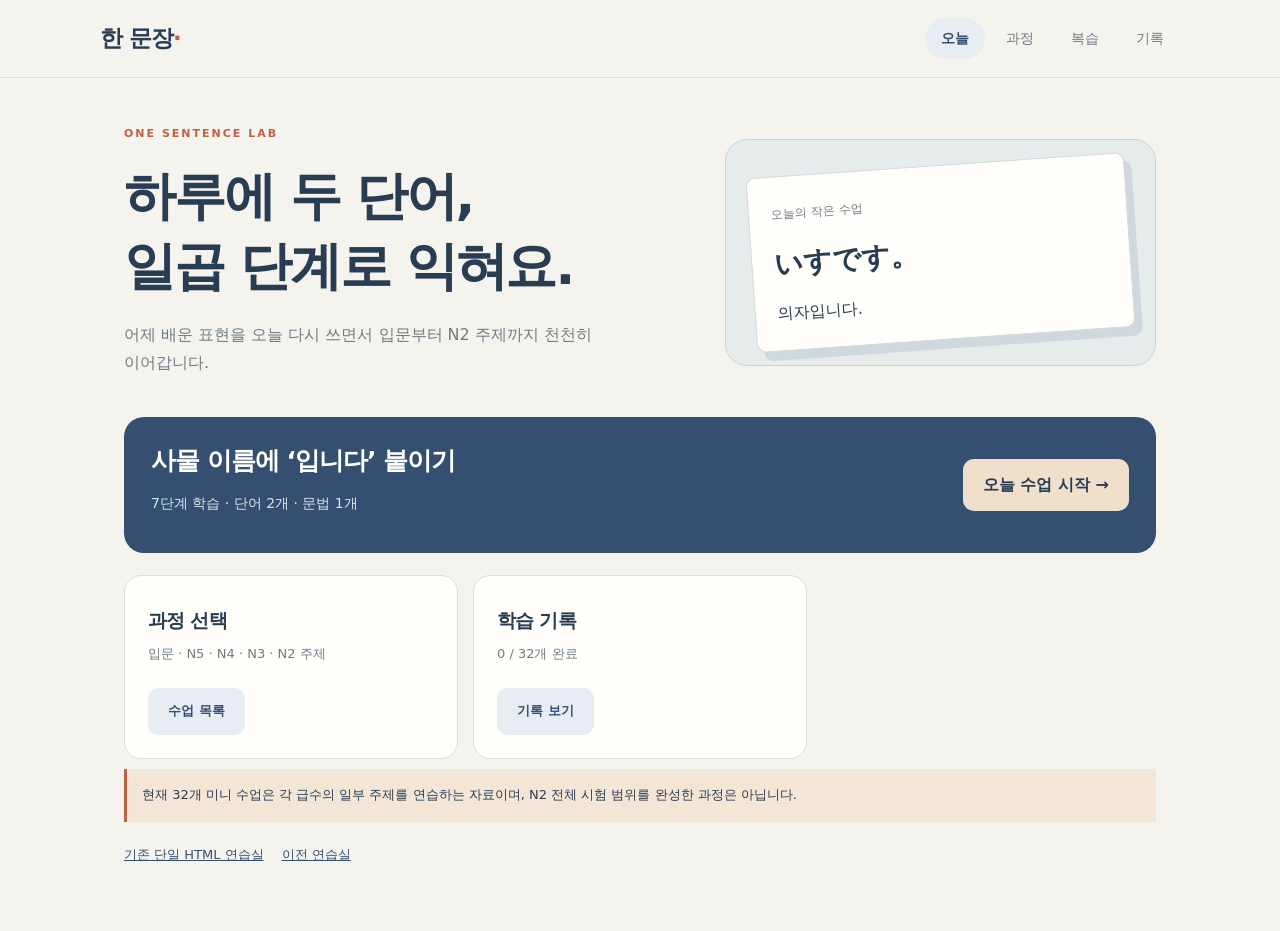
<file: index.html>
<!doctype html><html lang="ko"><head><meta charset="utf-8"><meta name="viewport" content="width=device-width,initial-scale=1"><meta name="theme-color" content="#344f70"><meta name="description" content="한 화면씩 배우고 복습하는 일본어 학습 과정. 입문부터 N2 주제까지 32개의 미니 수업."><title>한 문장 · N2로 가는 일본어</title><link rel="stylesheet" href="course.css"></head><body><header><div class="brand" aria-label="한 문장">한 문장<span>·</span></div><nav aria-label="주 메뉴"><button data-page="home">오늘</button><button data-page="path">과정</button><button data-page="review">복습</button><button data-page="records">기록</button></nav></header><main id="app"></main><dialog id="leave"><h2>잠깐 쉬어갈까요?</h2><p>지금까지의 수업 위치를 저장했어요. 나중에 이어서 할 수 있습니다.</p><div class="actions"><button class="btn" id="stay">계속하기</button><button class="btn line" id="away">나가기</button></div></dialog><script src="course-data.js"></script><script src="course.js"></script></body></html>
</file>
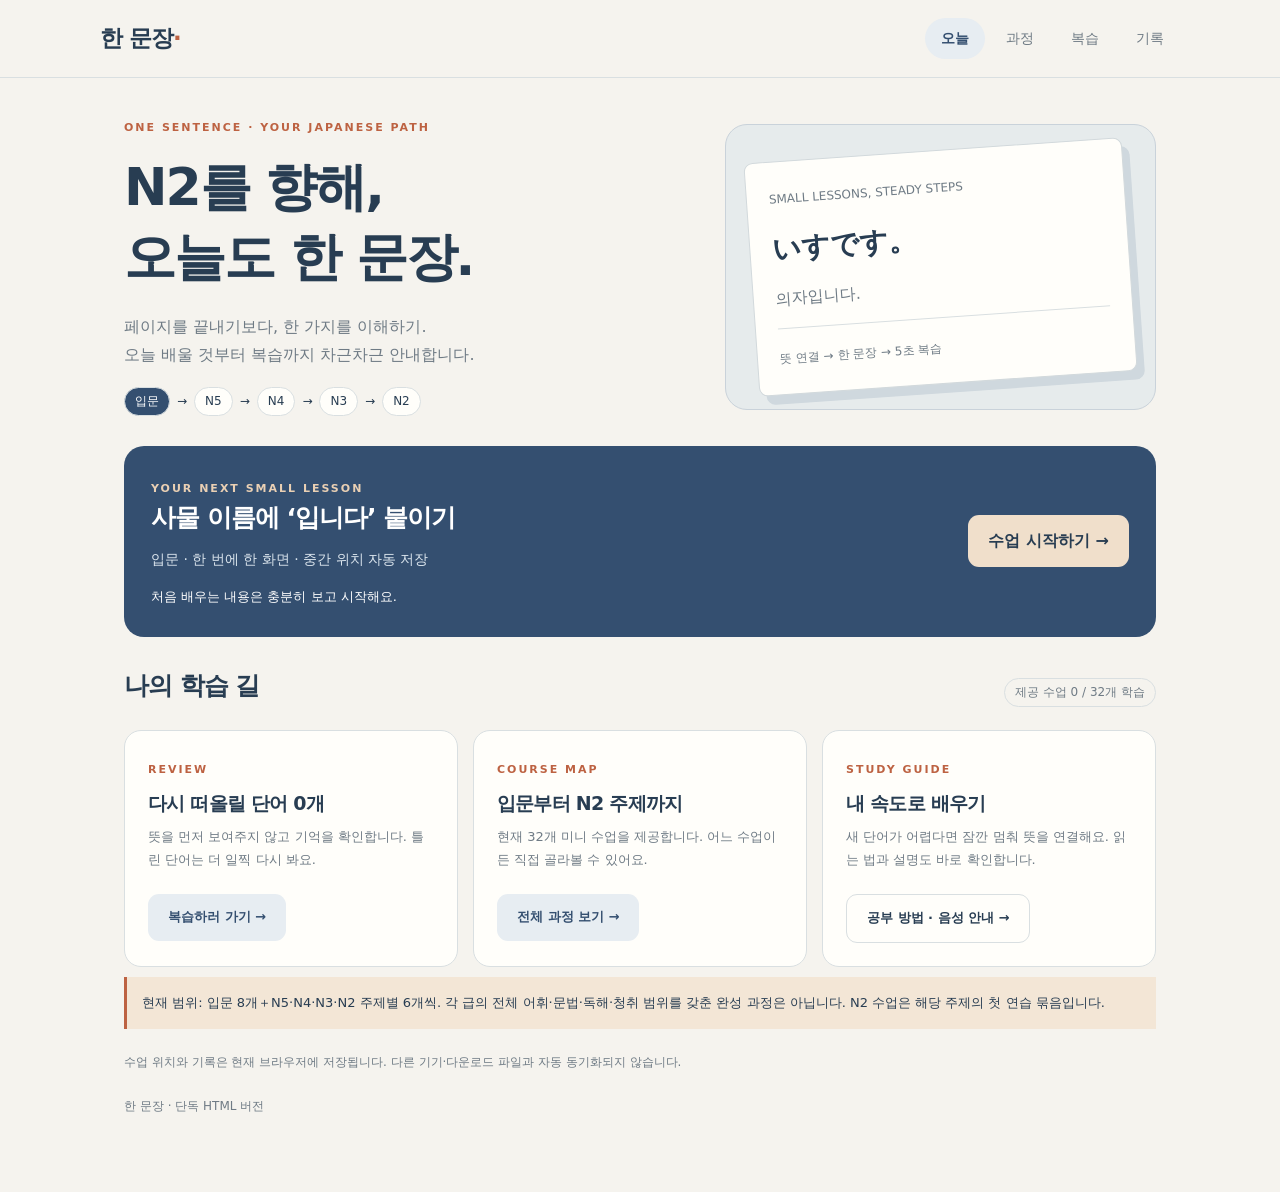
<file: one-sentence.html>
<!doctype html><html lang="ko"><head><meta charset="utf-8"><meta name="viewport" content="width=device-width,initial-scale=1"><meta name="theme-color" content="#344f70"><meta name="description" content="한 화면씩 배우고 복습하는 일본어 학습 과정. 입문부터 N2 주제까지 32개의 미니 수업."><title>한 문장 · N2로 가는 일본어</title><style>:root{--bg:#f5f3ee;--paper:#fffefa;--ink:#283d52;--blue:#344f70;--muted:#6f7b85;--line:#d9dfe1;--pale:#e7edf2;--accent:#bd6242;--green:#347665;--tan:#f3e6d6}*{box-sizing:border-box}body{margin:0;background:var(--bg);color:var(--ink);font:16px/1.75 system-ui,-apple-system,'Noto Sans KR',sans-serif}button,input,select{font:inherit}button{cursor:pointer;touch-action:manipulation}button:disabled{opacity:.5;cursor:default}button:focus-visible,a:focus-visible,input:focus-visible,select:focus-visible,summary:focus-visible{outline:3px solid #d28c4d;outline-offset:4px}[hidden]{display:none!important}header{height:78px;display:flex;justify-content:space-between;align-items:center;padding:0 max(20px,calc((100vw - 1080px)/2));gap:12px;border-bottom:1px solid var(--line)}.brand{font-size:23px;font-weight:850;letter-spacing:-1px}.brand span{color:var(--accent)}nav{display:flex;gap:5px}nav button{background:none;border:0;color:var(--muted);font-size:14px;padding:8px 16px;border-radius:30px}nav button.active{background:var(--pale);color:var(--blue);font-weight:750}main{max-width:1080px;padding:34px 24px 65px;margin:auto}h1,h2,h3{line-height:1.35;letter-spacing:-.04em}h1{font-size:clamp(34px,5vw,52px);margin:15px 0 20px}h2{font-size:25px;margin:0 0 13px}h3{font-size:19px;margin:9px 0}p{margin:10px 0}.muted{color:var(--muted)}.small{font-size:13px}.kicker{font-size:11px;letter-spacing:2px;font-weight:800;color:var(--accent)}.hero{display:grid;grid-template-columns:1.3fr 1fr;gap:40px;align-items:center;margin:6px 0 30px}.hero p{max-width:470px}.book{border:1px solid #c9d2da;background:#e6ebec;border-radius:22px;padding:25px;position:relative}.book-sheet{background:var(--paper);border:1px solid #d2d9dc;border-radius:9px;padding:22px;transform:rotate(-4deg);box-shadow:7px 9px 0 #cfd8de}.book-sheet b{font-size:28px;display:block;margin:12px 0}.book-sheet small{color:var(--muted);font-size:12px}.book-line{height:1px;background:var(--line);margin:15px 0}.route{display:flex;align-items:center;gap:7px;flex-wrap:wrap;margin:18px 0 0;font-size:12px}.route span{background:var(--paper);border:1px solid var(--line);border-radius:20px;padding:3px 10px}.route .next{background:var(--blue);color:white}.btn{background:var(--blue);color:white;border:0;padding:12px 20px;border-radius:11px;font-weight:750;display:inline-block;text-decoration:none}.btn.alt{background:var(--pale);color:var(--blue)}.btn.line{background:transparent;border:1px solid var(--line);color:var(--ink)}.btn.orange{background:var(--accent)}.actions{display:flex;gap:10px;flex-wrap:wrap;margin-top:20px}.feature{background:var(--blue);color:#fff;border-radius:20px;padding:27px;display:flex;align-items:center;justify-content:space-between;gap:20px}.feature p{color:#dbe5ed;font-size:14px}.feature .btn{background:#f0dfcb;color:var(--ink);white-space:nowrap}.tag{display:inline-block;border-radius:25px;border:1px solid var(--line);padding:3px 10px;font-size:12px;color:var(--muted)}.sectionhead{display:flex;align-items:center;justify-content:space-between;gap:12px;margin:32px 0 14px}.grid{display:grid;grid-template-columns:repeat(3,1fr);gap:15px}.card,.panel{background:var(--paper);border:1px solid var(--line);border-radius:17px;padding:23px}.panel{margin:20px 0}.card p{font-size:13px;color:var(--muted)}.card .btn{margin-top:12px;font-size:13px}.row{display:flex;align-items:center;justify-content:space-between;gap:12px}.note{font-size:12px;color:var(--muted);margin-top:23px}.play{max-width:760px;margin:auto}.progress{height:5px;background:#dfe5e8;border-radius:10px;overflow:hidden;margin:16px 0 10px}.progress>div{height:100%;background:var(--blue);transition:width .1s}.steps{display:flex;gap:6px;flex-wrap:wrap;margin:15px 0}.steps span{background:var(--pale);color:var(--muted);font-size:11px;border-radius:20px;padding:3px 9px}.steps .current{background:var(--blue);color:white}.arena{min-height:235px;text-align:center;display:flex;flex-direction:column;align-items:center;justify-content:center;gap:15px;padding:25px 10px}.foreign{font-size:clamp(25px,4vw,36px);line-height:1.7;font-weight:750;overflow-wrap:anywhere}.reading{font-size:16px;color:var(--muted)}.translation{font-size:18px}.gloss{display:flex;flex-wrap:wrap;justify-content:center;gap:8px}.gloss span{background:#edf1f3;padding:8px 12px;border-radius:9px;font-size:15px}.gloss small{display:block;color:var(--muted);font-size:11px}.rulebox{background:#f5eddf;border-left:3px solid #c68b5d;padding:14px 17px;font-size:14px;text-align:left;width:100%}.options{display:grid;grid-template-columns:1fr 1fr;gap:11px;max-width:620px;width:100%;margin:auto}.options button{min-height:65px;border:1px solid var(--line);border-radius:11px;background:#ecf0f3;color:var(--ink);padding:13px;font-size:17px;font-weight:650;text-align:center}.options .correct{background:#dcece3;border:2px solid var(--green)}.options .wrong{background:#f9e5d8;border:2px solid var(--accent)}.full{grid-column:1/-1}.feedback{min-height:45px;font-size:14px;text-align:center;padding-top:15px;white-space:pre-wrap}.feedback.good{color:var(--green)}.feedback.bad{color:#a74c2d}.answerline{min-height:64px;border:1px dashed #acbdca;border-radius:10px;background:#f3f6f7;padding:10px;display:flex;align-items:center;justify-content:center;gap:7px;flex-wrap:wrap;width:100%}.answerline button,.tokens button{border:1px solid var(--line);border-radius:9px;background:var(--paper);color:var(--ink);padding:9px 13px}.tokens{display:flex;justify-content:center;flex-wrap:wrap;gap:8px}.tokens button:disabled{visibility:hidden}.recallform{max-width:450px;width:100%}.recallform .actions{justify-content:center}label{display:block;margin:15px 0 8px;font-size:14px;font-weight:700}input,select{background:white;color:var(--ink);border:1px solid var(--line);padding:12px;border-radius:9px;width:100%}input{font-size:18px}.lessonrow{display:grid;grid-template-columns:40px 1fr auto;gap:13px;align-items:center;padding:18px 0;border-bottom:1px solid var(--line)}.lessonrow:last-child{border-bottom:0}.lessonnum{color:var(--accent);font-size:13px}.lessonrow h3{margin:0 0 4px;font-size:18px}.lessonrow .btn{font-size:13px;padding:9px 14px}.lessonrow p{font-size:13px;margin:0;color:var(--muted)}.filters{display:flex;gap:7px;flex-wrap:wrap}.filters button{border:1px solid var(--line);border-radius:25px;padding:7px 15px;color:var(--blue);background:var(--paper);font-size:13px}.filters .selected{background:var(--blue);color:white}.stats{display:grid;grid-template-columns:repeat(3,1fr);gap:10px}.stat{background:var(--pale);border-radius:12px;padding:17px}.stat b{font-size:27px;display:block}.stat small{font-size:12px;color:var(--muted)}.shortread{font-size:21px;line-height:1.95;text-align:left;white-space:pre-wrap;width:100%;background:#f0f3f4;border-radius:12px;padding:20px}.inlinecontrols{display:flex;justify-content:center;flex-wrap:wrap;gap:8px}.inlinecontrols .btn{font-size:13px;padding:8px 13px}.wordgrid{display:grid;grid-template-columns:1fr 1fr;gap:10px}.worditem{border:1px solid var(--line);padding:15px;border-radius:10px}.worditem b{font-size:21px}.worditem small{display:block;color:var(--muted);font-size:12px}.scroll{overflow-x:auto}table{width:100%;border-collapse:collapse;font-size:13px}th,td{padding:13px 8px;border-bottom:1px solid var(--line);text-align:left}details{padding:14px 0;border-bottom:1px solid var(--line)}summary{cursor:pointer;font-weight:700}a{color:var(--blue)}.footerlinks{display:flex;gap:18px;flex-wrap:wrap;font-size:13px;margin-top:22px}dialog{border:1px solid var(--line);border-radius:17px;background:var(--paper);color:var(--ink);padding:25px;max-width:430px;width:calc(100% - 40px)}dialog::backdrop{background:#1d2c3e99}.memoryface{width:100%;border:1px solid var(--line);border-radius:14px;background:#edf1f3;padding:25px;min-height:160px}.timertext{font-variant-numeric:tabular-nums}.notice{font-size:13px;padding:15px;border-left:3px solid var(--accent);background:var(--tan)}@media(max-width:750px){.grid{grid-template-columns:1fr 1fr}.hero{gap:22px}.book{padding:17px}.book-sheet{padding:17px}.book-sheet b{font-size:24px}}@media(max-width:520px){header{height:67px;padding:0 16px}.brand{font-size:20px}nav{gap:0}nav button{padding:8px 11px;font-size:13px}main{padding:24px 16px 45px}.hero{grid-template-columns:1fr;gap:20px}.book{padding:17px}.book-sheet{transform:none}.book-sheet b{font-size:25px;margin:8px 0}.feature{display:block;padding:22px}.feature .btn{margin-top:13px}.grid{grid-template-columns:1fr;gap:11px}.panel{padding:19px 14px}.card{padding:20px}.options{grid-template-columns:1fr}.options button{font-size:16px;min-height:58px}.row{font-size:13px}.lessonrow{grid-template-columns:25px 1fr;gap:10px}.lessonrow .btn{grid-column:2;justify-self:start;margin-top:6px}.stats{gap:7px}.stat{padding:12px 8px}.stat b{font-size:23px}.shortread{font-size:19px;padding:16px}.arena{padding:20px 5px}.wordgrid{grid-template-columns:1fr}.sectionhead{align-items:flex-start}.sectionhead h2{font-size:23px}}@media(prefers-reduced-motion:reduce){*{transition:none!important}}
</style></head><body><header><div class="brand" aria-label="한 문장">한 문장<span>·</span></div><nav aria-label="주 메뉴"><button data-page="home">오늘</button><button data-page="path">과정</button><button data-page="review">복습</button><button data-page="records">기록</button></nav></header><main id="app"></main><dialog id="leave"><h2>잠깐 쉬어갈까요?</h2><p>지금까지의 수업 위치를 저장했어요. 나중에 이어서 할 수 있습니다.</p><div class="actions"><button class="btn" id="stay">계속하기</button><button class="btn line" id="away">나가기</button></div></dialog><script>window.LESSONS=[{"id":"start-01","stage":"START","title":"사물 이름에 ‘입니다’ 붙이기","words":[{"jp":"いす","kana":"いす","ko":"의자","aliases":["의자"]},{"jp":"つくえ","kana":"つくえ","ko":"책상","aliases":["책상"]}],"jp":"いすです。","kana":"いすです。","ko":"의자입니다.","parts":[{"jp":"いす","ko":"의자"},{"jp":"です","ko":"입니다"}],"rule":"명사 뒤에 です를 붙이면 정중하게 무엇인지 말할 수 있어요. ねこ・いぬ를 이미 안다면 오늘은 いす와 つくえ부터 연결하세요.","alt":{"jp":"つくえです。","ko":"책상입니다."},"read":"いすです。つくえではありません。","readko":"의자입니다. 책상이 아닙니다.\nではありません＝~이 아닙니다(다음 수업에서 배워요).","question":"이 물건은 무엇인가요?","options":["의자","책상","고양이"],"correct":0,"why":"첫 문장 いすです가 의자라고 알려줘요.","buildParts":[{"jp":"つくえ","ko":"책상"},{"jp":"です","ko":"입니다"}]},{"id":"start-02","stage":"START","title":"‘아닙니다’로 고쳐 말하기","words":[{"jp":"ほん","kana":"ほん","ko":"책","aliases":["책"]},{"jp":"かばん","kana":"かばん","ko":"가방","aliases":["가방"]}],"jp":"ほんではありません。","kana":"ほんではありません。","ko":"책이 아닙니다.","parts":[{"jp":"ほん","ko":"책"},{"jp":"ではありません","ko":"이 아닙니다"}],"rule":"명사＋ではありません은 정중한 부정입니다. では의 は는 조사이므로 와에 가깝게 읽어요.","alt":{"jp":"かばんではありません。","ko":"가방이 아닙니다."},"read":"ほんではありません。かばんです。","readko":"책이 아닙니다. 가방입니다.","question":"무엇이라고 고쳐 말했나요?","options":["책","가방","의자"],"correct":1,"why":"부정한 것은 책이고, 실제 물건은 가방이라고 했어요.","buildParts":[{"jp":"かばん","ko":"가방"},{"jp":"ではありません","ko":"이 아닙니다"}]},{"id":"start-03","stage":"START","title":"‘이것’과 ‘저것’ 가리키기","words":[{"jp":"これ","kana":"これ","ko":"이것","aliases":["이것"]},{"jp":"あれ","kana":"あれ","ko":"저것","aliases":["저것"]}],"jp":"これはほんです。","kana":"これはほんです。","ko":"이것은 책입니다.","parts":[{"jp":"これ","ko":"이것"},{"jp":"は","ko":"은/는"},{"jp":"ほん","ko":"책"},{"jp":"です","ko":"입니다"}],"rule":"これは의 は는 문장의 주제를 표시하고 와로 읽어요. これ는 말하는 사람 가까이, あれ는 말하는 사람과 듣는 사람 모두에게서 멀리 있는 것을 가리켜요.","alt":{"jp":"あれはほんです。","ko":"저것은 책입니다."},"read":"これはほんです。あれはかばんです。","readko":"이것은 책입니다. 저것은 가방입니다.","question":"멀리 있는 것은 무엇인가요?","options":["책","의자","가방"],"correct":2,"why":"멀리 있는 것을 가리킨 あれ의 뒤에 かばん이 나와요.","buildParts":[{"jp":"あれは","ko":"저것은"},{"jp":"ほん","ko":"책"},{"jp":"です","ko":"입니다"}]},{"id":"start-04","stage":"START","title":"‘입니까?’라고 질문하기","words":[{"jp":"なん","kana":"なん","ko":"무엇","aliases":["무엇"]},{"jp":"はい","kana":"はい","ko":"네","aliases":["네","예"]}],"jp":"これはなんですか。","kana":"これはなんですか。","ko":"이것은 무엇입니까?","parts":[{"jp":"これ","ko":"이것"},{"jp":"は","ko":"은/는"},{"jp":"なん","ko":"무엇"},{"jp":"ですか","ko":"입니까"}],"rule":"정중한 문장 끝에 か를 붙이면 질문이 됩니다. なんですか는 무엇입니까라는 뜻이에요.","alt":{"jp":"これはかばんですか。","ko":"이것은 가방입니까?"},"read":"A：これはほんですか。B：はい、ほんです。","readko":"A: 이것은 책입니까? B: 네, 책입니다.","question":"B의 대답으로 알 수 있는 것은?","options":["책이다","가방이다","모르겠다"],"correct":0,"why":"はい는 네라는 대답이고, ほんです라고 확인했어요.","buildParts":[{"jp":"これは","ko":"이것은"},{"jp":"かばん","ko":"가방"},{"jp":"ですか","ko":"입니까"}]},{"id":"start-05","stage":"START","title":"누구의 물건인지 말하기","words":[{"jp":"わたし","kana":"わたし","ko":"나","aliases":["나","저"]},{"jp":"ともだち","kana":"ともだち","ko":"친구","aliases":["친구"]}],"jp":"わたしのかばんです。","kana":"わたしのかばんです。","ko":"제 가방입니다.","parts":[{"jp":"わたし","ko":"나/저"},{"jp":"の","ko":"의"},{"jp":"かばん","ko":"가방"},{"jp":"です","ko":"입니다"}],"rule":"명사와 명사 사이의 の는 여기서 소유 관계를 나타내요. わたしの는 나의/저의입니다.","alt":{"jp":"ともだちのかばんです。","ko":"친구의 가방입니다."},"read":"これはわたしのほんです。あれはともだちのほんです。","readko":"이것은 제 책입니다. 저것은 친구의 책입니다.","question":"저것은 누구의 책인가요?","options":["제 책","친구의 책","선생님의 책"],"correct":1,"why":"あれはともだちのほんです에 답이 있어요.","buildParts":[{"jp":"ともだちの","ko":"친구의"},{"jp":"かばん","ko":"가방"},{"jp":"です","ko":"입니다"}]},{"id":"start-06","stage":"START","title":"사물의 위치 말하기","words":[{"jp":"うえ","kana":"うえ","ko":"위","aliases":["위"]},{"jp":"した","kana":"した","ko":"아래","aliases":["아래","밑"]}],"jp":"ほんはつくえのうえにあります。","kana":"ほんはつくえのうえにあります。","ko":"책은 책상 위에 있습니다.","parts":[{"jp":"ほんは","ko":"책은"},{"jp":"つくえのうえに","ko":"책상 위에"},{"jp":"あります","ko":"있습니다"}],"rule":"Aのうえ/した는 A의 위/아래입니다. に는 존재하는 장소를, あります는 사물이나 식물 등이 있음을 나타냅니다.","alt":{"jp":"ほんはつくえのしたにあります。","ko":"책은 책상 아래에 있습니다."},"read":"ほんはつくえのうえにあります。かばんはつくえのしたにあります。","readko":"책은 책상 위에 있습니다. 가방은 책상 아래에 있습니다.","question":"책상 아래에 있는 것은?","options":["책","가방","의자"],"correct":1,"why":"かばんはつくえのしたにあります라고 했어요.","buildParts":[{"jp":"ほんは","ko":"책은"},{"jp":"つくえのしたに","ko":"책상 아래에"},{"jp":"あります","ko":"있습니다"}]},{"id":"start-07","stage":"START","title":"동물이 어디 있는지 말하기","words":[{"jp":"ねこ","kana":"ねこ","ko":"고양이","aliases":["고양이"]},{"jp":"いぬ","kana":"いぬ","ko":"개","aliases":["개","강아지"]}],"jp":"ねこはいすのしたにいます。","kana":"ねこはいすのしたにいます。","ko":"고양이는 의자 아래에 있습니다.","parts":[{"jp":"ねこは","ko":"고양이는"},{"jp":"いすのしたに","ko":"의자 아래에"},{"jp":"います","ko":"있습니다"}],"rule":"사람·동물 등이 있음을 말할 때는 います를 씁니다. 사물의 あります와 나란히 비교하세요. 새 구조는 いすのしたに＋います입니다.","alt":{"jp":"いぬはいすのしたにいます。","ko":"개는 의자 아래에 있습니다."},"read":"ねこはいすのしたにいます。いぬはここにいます。","readko":"고양이는 의자 아래에 있습니다. 개는 여기에 있습니다.\nここ＝여기","question":"의자 아래에 있는 것은?","options":["개","고양이","책"],"correct":1,"why":"ねこ는 고양이이며, 그 위치가 의자 아래라고 했어요.","buildParts":[{"jp":"いぬは","ko":"개는"},{"jp":"いすのしたに","ko":"의자 아래에"},{"jp":"います","ko":"있습니다"}]},{"id":"start-08","stage":"START","title":"좋아하는 것 말하기","words":[{"jp":"おんがく","kana":"おんがく","ko":"음악","aliases":["음악"]},{"jp":"えいが","kana":"えいが","ko":"영화","aliases":["영화"]}],"jp":"わたしはおんがくがすきです。","kana":"わたしはおんがくがすきです。","ko":"저는 음악을 좋아합니다.","parts":[{"jp":"わたしは","ko":"저는"},{"jp":"おんがくが","ko":"음악을"},{"jp":"すきです","ko":"좋아합니다"}],"rule":"AはBがすきです는 A가 B를 좋아한다는 틀입니다. 한국어의 ‘을/를’을 그대로 일본어 を로 바꾸지 않고, 이 틀에서는 が를 써요.","alt":{"jp":"わたしはえいががすきです。","ko":"저는 영화를 좋아합니다."},"read":"わたしはおんがくがすきです。ともだちはえいががすきです。","readko":"저는 음악을 좋아합니다. 친구는 영화를 좋아합니다.","question":"친구가 좋아하는 것은?","options":["음악","책","영화"],"correct":2,"why":"ともだちはえいががすきです라고 했어요.","buildParts":[{"jp":"わたしは","ko":"저는"},{"jp":"えいがが","ko":"영화를"},{"jp":"すきです","ko":"좋아합니다"}]},{"id":"n5-01","stage":"N5","title":"먹는 것과 마시는 것","words":[{"jp":"食べます","kana":"たべます","ko":"먹습니다","aliases":["먹습니다","먹어요"]},{"jp":"飲みます","kana":"のみます","ko":"마십니다","aliases":["마십니다","마셔요"]}],"jp":"パンを食べます。","kana":"ぱんをたべます。","ko":"빵을 먹습니다.","parts":[{"jp":"パンを","ko":"빵을"},{"jp":"食べます","ko":"먹습니다"}],"rule":"동작의 대상을 나타낼 때 を를 쓰며 오로 읽어요. パン＝빵, みず＝물입니다. ます는 동사의 정중한 형태예요.","alt":{"jp":"みずを飲みます。","ko":"물을 마십니다."},"read":"朝、パンを食べます。みずを飲みます。","readko":"아침에 빵을 먹습니다. 물을 마십니다.\n朝（あさ）＝아침","question":"마시는 것은?","options":["빵","물","차"],"correct":1,"why":"飲みます 앞의 みず를 확인하세요.","buildParts":[{"jp":"みずを","ko":"물을"},{"jp":"飲みます","ko":"마십니다"}]},{"id":"n5-02","stage":"N5","title":"목적지로 가기","words":[{"jp":"学校","kana":"がっこう","ko":"학교","aliases":["학교"]},{"jp":"行きます","kana":"いきます","ko":"갑니다","aliases":["갑니다","가요"]}],"jp":"学校に行きます。","kana":"がっこうにいきます。","ko":"학교에 갑니다.","parts":[{"jp":"学校に","ko":"학교에"},{"jp":"行きます","ko":"갑니다"}],"rule":"이동의 목적지를 に로 나타낼 수 있어요. 학교처럼 단어 속 한자는 낱글자만 따로 외우기보다 읽기와 뜻을 함께 익혀요.","alt":{"jp":"学校に行きません。","ko":"학교에 가지 않습니다."},"read":"今日は学校に行きます。明日は行きません。","readko":"오늘은 학교에 갑니다. 내일은 가지 않습니다.\n今日（きょう）＝오늘 / 明日（あした）＝내일","question":"학교에 가지 않는 날은?","options":["오늘","매일","내일"],"correct":2,"why":"明日は行きません이 내일은 가지 않는다는 뜻이에요.","buildParts":[{"jp":"学校に","ko":"학교에"},{"jp":"行きません","ko":"가지 않습니다"}]},{"id":"n5-03","stage":"N5","title":"동작을 하는 장소","words":[{"jp":"図書館","kana":"としょかん","ko":"도서관","aliases":["도서관"]},{"jp":"読みます","kana":"よみます","ko":"읽습니다","aliases":["읽습니다","읽어요"]}],"jp":"図書館で本を読みます。","kana":"としょかんでほんをよみます。","ko":"도서관에서 책을 읽습니다.","parts":[{"jp":"図書館で","ko":"도서관에서"},{"jp":"本を","ko":"책을"},{"jp":"読みます","ko":"읽습니다"}],"rule":"동작이 이루어지는 장소는 で로 표시해요. 존재 장소를 표시한 に와 구분합니다. 本（ほん）＝책.","alt":{"jp":"家で本を読みます。","ko":"집에서 책을 읽습니다."},"read":"図書館で本を読みます。家では読みません。","readko":"도서관에서 책을 읽습니다. 집에서는 읽지 않습니다.\n家（いえ）＝집","question":"책을 읽는 장소는?","options":["도서관","학교","집"],"correct":0,"why":"첫 문장에서 장소를 図書館で라고 했어요.","buildParts":[{"jp":"家で","ko":"집에서"},{"jp":"本を","ko":"책을"},{"jp":"読みます","ko":"읽습니다"}]},{"id":"n5-04","stage":"N5","title":"시간을 정해 말하기","words":[{"jp":"七時","kana":"しちじ","ko":"일곱 시","aliases":["일곱 시","7시","일곱시"]},{"jp":"起きます","kana":"おきます","ko":"일어납니다","aliases":["일어납니다","일어나요"]}],"jp":"七時に起きます。","kana":"しちじにおきます。","ko":"일곱 시에 일어납니다.","parts":[{"jp":"七時に","ko":"일곱 시에"},{"jp":"起きます","ko":"일어납니다"}],"rule":"시각처럼 구체적인 시간을 に로 표시해요. 오늘·내일 같은 상대적인 시간 표현에는 보통 이 に를 붙이지 않습니다.","alt":{"jp":"八時に起きます。","ko":"여덟 시에 일어납니다."},"read":"今日は七時に起きます。明日は八時に起きます。","readko":"오늘은 일곱 시에 일어납니다. 내일은 여덟 시에 일어납니다.\n八時（はちじ）＝여덟 시","question":"내일 일어나는 시각은?","options":["일곱 시","여덟 시","아홉 시"],"correct":1,"why":"明日は八時に起きます를 확인하세요.","buildParts":[{"jp":"八時に","ko":"여덟 시에"},{"jp":"起きます","ko":"일어납니다"}]},{"id":"n5-05","stage":"N5","title":"형용사로 설명하기","words":[{"jp":"大きい","kana":"おおきい","ko":"크다","aliases":["크다","큰"]},{"jp":"小さい","kana":"ちいさい","ko":"작다","aliases":["작다","작은"]}],"jp":"大きいかばんです。","kana":"おおきいかばんです。","ko":"큰 가방입니다.","parts":[{"jp":"大きい","ko":"큰"},{"jp":"かばん","ko":"가방"},{"jp":"です","ko":"입니다"}],"rule":"大きい 같은 い형용사는 명사 앞에 바로 붙여 설명할 수 있어요. 小さい도 같은 방식입니다.","alt":{"jp":"小さいかばんです。","ko":"작은 가방입니다."},"read":"これは大きいかばんです。あれは小さいかばんです。","readko":"이것은 큰 가방입니다. 저것은 작은 가방입니다.","question":"저 가방은 어떤가요?","options":["크다","작다","무겁다"],"correct":1,"why":"あれ에 이어진 설명은 小さい예요.","buildParts":[{"jp":"小さい","ko":"작은"},{"jp":"かばん","ko":"가방"},{"jp":"です","ko":"입니다"}]},{"id":"n5-06","stage":"N5","title":"지난 일을 말하기","words":[{"jp":"昨日","kana":"きのう","ko":"어제","aliases":["어제"]},{"jp":"見ました","kana":"みました","ko":"봤습니다","aliases":["봤습니다","보았습니다","봤어요"]}],"jp":"昨日、映画を見ました。","kana":"きのう、えいがをみました。","ko":"어제 영화를 봤습니다.","parts":[{"jp":"昨日","ko":"어제"},{"jp":"映画を","ko":"영화를"},{"jp":"見ました","ko":"봤습니다"}],"rule":"정중한 동사 과거는 ました입니다. 見ます→見ました처럼 이미 한 일을 말해요. 과거 부정은 見ませんでした입니다.","alt":{"jp":"昨日、映画を見ませんでした。","ko":"어제 영화를 보지 않았습니다."},"read":"昨日、映画を見ました。今日は見ません。","readko":"어제 영화를 봤습니다. 오늘은 보지 않습니다.","question":"영화를 본 날은?","options":["오늘","내일","어제"],"correct":2,"why":"昨日와 과거 표현 見ました를 연결하세요.","buildParts":[{"jp":"昨日","ko":"어제"},{"jp":"映画を","ko":"영화를"},{"jp":"見ませんでした","ko":"보지 않았습니다"}]},{"id":"n4-01","stage":"N4","title":"부탁하기","words":[{"jp":"待って","kana":"まって","ko":"기다려","aliases":["기다려","기다려서"]},{"jp":"少し","kana":"すこし","ko":"조금","aliases":["조금","잠깐"]}],"jp":"少し待ってください。","kana":"すこしまってください。","ko":"조금 기다려 주세요.","parts":[{"jp":"少し","ko":"조금"},{"jp":"待って","ko":"기다려"},{"jp":"ください","ko":"주세요"}],"rule":"동사의 て형＋ください로 부탁합니다. 待ちます의 て형은 待って예요. て형을 만드는 방법은 동사 그룹에 따라 달라집니다.","alt":{"jp":"ここで待ってください。","ko":"여기서 기다려 주세요."},"read":"A：少し待ってください。B：はい、ここで待ちます。","readko":"A: 조금 기다려 주세요. B: 네, 여기서 기다리겠습니다.","question":"A가 부탁한 것은?","options":["기다리기","돌아가기","먹기"],"correct":0,"why":"待ってください가 기다려 달라는 부탁이에요.","buildParts":[{"jp":"ここで","ko":"여기서"},{"jp":"待ってください","ko":"기다려 주세요"}]},{"id":"n4-02","stage":"N4","title":"허락을 묻기","words":[{"jp":"入って","kana":"はいって","ko":"들어가서","aliases":["들어가서","들어가","들어와"]},{"jp":"部屋","kana":"へや","ko":"방","aliases":["방"]}],"jp":"部屋に入ってもいいですか。","kana":"へやにはいってもいいですか。","ko":"방에 들어가도 됩니까?","parts":[{"jp":"部屋に","ko":"방에"},{"jp":"入っても","ko":"들어가도"},{"jp":"いいですか","ko":"됩니까"}],"rule":"て형＋もいいです는 해도 된다는 허락입니다. 끝의 か로 허락을 묻습니다.","alt":{"jp":"ここで食べてもいいですか。","ko":"여기서 먹어도 됩니까?"},"read":"A：部屋に入ってもいいですか。B：はい、どうぞ。","readko":"A: 방에 들어가도 됩니까? B: 네, 들어오세요.\nどうぞ＝권하거나 허락할 때 하는 말","question":"B는 어떻게 답했나요?","options":["금지했다","허락했다","대답하지 않았다"],"correct":1,"why":"はい、どうぞ는 여기서 들어와도 된다는 뜻이에요.","buildParts":[{"jp":"ここで","ko":"여기서"},{"jp":"食べても","ko":"먹어도"},{"jp":"いいですか","ko":"됩니까"}]},{"id":"n4-03","stage":"N4","title":"금지 표현","words":[{"jp":"写真","kana":"しゃしん","ko":"사진","aliases":["사진"]},{"jp":"撮って","kana":"とって","ko":"찍어서","aliases":["찍어서","찍어"]}],"jp":"写真を撮ってはいけません。","kana":"しゃしんをとってはいけません。","ko":"사진을 찍으면 안 됩니다.","parts":[{"jp":"写真を","ko":"사진을"},{"jp":"撮っては","ko":"찍어서는"},{"jp":"いけません","ko":"안 됩니다"}],"rule":"て형＋はいけません은 금지입니다. 허락하는 てもいいです와 의미를 비교하세요.","alt":{"jp":"ここで食べてはいけません。","ko":"여기서 먹으면 안 됩니다."},"read":"ここでは写真を撮ってはいけません。見るだけにしてください。","readko":"여기서는 사진을 찍으면 안 됩니다. 보기만 해 주세요.\n見る（みる）＝보다 / だけ＝~만","question":"금지된 행동은?","options":["보기","걷기","사진 찍기"],"correct":2,"why":"写真を撮ってはいけません이 명시적인 금지예요.","buildParts":[{"jp":"ここで","ko":"여기서"},{"jp":"食べては","ko":"먹으면"},{"jp":"いけません","ko":"안 됩니다"}]},{"id":"n4-04","stage":"N4","title":"하고 싶은 일","words":[{"jp":"旅行","kana":"りょこう","ko":"여행","aliases":["여행"]},{"jp":"行きたい","kana":"いきたい","ko":"가고 싶다","aliases":["가고 싶다","가고싶다"]}],"jp":"日本に行きたいです。","kana":"にほんにいきたいです。","ko":"일본에 가고 싶습니다.","parts":[{"jp":"日本に","ko":"일본에"},{"jp":"行きたいです","ko":"가고 싶습니다"}],"rule":"ます형에서 ます를 뺀 부분＋たい로 희망을 말해요. 行きます→行きたい. たい는 い형용사처럼 활용합니다.","alt":{"jp":"旅行に行きたいです。","ko":"여행을 가고 싶습니다."},"read":"日本に行きたいです。でも、今年は行けません。","readko":"일본에 가고 싶습니다. 하지만 올해는 갈 수 없습니다.\n今年（ことし）＝올해 / 行けません＝갈 수 없습니다","question":"내용과 맞는 것은?","options":["일본에 가고 싶지만 올해는 못 간다","올해 일본에 갔다","일본에 가고 싶지 않다"],"correct":0,"why":"희망은 있지만 でも 뒤에서 올해는 못 간다고 했어요.","buildParts":[{"jp":"旅行に","ko":"여행을"},{"jp":"行きたいです","ko":"가고 싶습니다"}]},{"id":"n4-05","stage":"N4","title":"경험 말하기","words":[{"jp":"登った","kana":"のぼった","ko":"올랐다","aliases":["올랐다","올라갔다"]},{"jp":"富士山","kana":"ふじさん","ko":"후지산","aliases":["후지산"]}],"jp":"富士山に登ったことがあります。","kana":"ふじさんにのぼったことがあります。","ko":"후지산에 오른 적이 있습니다.","parts":[{"jp":"富士山に","ko":"후지산에"},{"jp":"登った","ko":"오른"},{"jp":"ことがあります","ko":"적이 있습니다"}],"rule":"동사 た형＋ことがあります로 경험을 말해요. 단순히 어제 한 일을 말하는 과거와 달리, 경험의 유무에 초점이 있습니다.","alt":{"jp":"富士山に登ったことがありません。","ko":"후지산에 오른 적이 없습니다."},"read":"富士山に登ったことがあります。でも、二回は登っていません。","readko":"후지산에 오른 적이 있습니다. 하지만 두 번은 오르지 않았습니다.\n二回（にかい）＝두 번","question":"확실히 알 수 있는 것은?","options":["오른 경험이 없다","오른 경험이 있다","내일 오른다"],"correct":1,"why":"ことがあります가 경험이 있음을 알려줘요.","buildParts":[{"jp":"富士山に","ko":"후지산에"},{"jp":"登ったことが","ko":"오른 적이"},{"jp":"ありません","ko":"없습니다"}]},{"id":"n4-06","stage":"N4","title":"해야 하는 일","words":[{"jp":"宿題","kana":"しゅくだい","ko":"숙제","aliases":["숙제"]},{"jp":"提出","kana":"ていしゅつ","ko":"제출","aliases":["제출"]}],"jp":"宿題を提出しなければなりません。","kana":"しゅくだいをていしゅつしなければなりません。","ko":"숙제를 제출해야 합니다.","parts":[{"jp":"宿題を","ko":"숙제를"},{"jp":"提出しなければ","ko":"제출하지 않으면"},{"jp":"なりません","ko":"안 됩니다"}],"rule":"ない형에서 마지막 い를 빼고 ければなりません을 붙여 의무를 말해요. 提出しない→提出しなければなりません.","alt":{"jp":"明日までに提出しなければなりません。","ko":"내일까지 제출해야 합니다."},"read":"宿題は明日までに提出しなければなりません。今日はまだ提出していません。","readko":"숙제는 내일까지 제출해야 합니다. 오늘은 아직 제출하지 않았습니다.\nまでに＝~까지(기한) / まだ＝아직","question":"제출 기한은?","options":["오늘 아침","모레","내일"],"correct":2,"why":"明日までに가 내일까지라는 기한을 나타내요.","buildParts":[{"jp":"明日までに","ko":"내일까지"},{"jp":"提出しなければ","ko":"제출하지 않으면"},{"jp":"なりません","ko":"안 됩니다"}]},{"id":"n3-01","stage":"N3","title":"변화를 말하기","words":[{"jp":"読める","kana":"よめる","ko":"읽을 수 있다","aliases":["읽을 수 있다","읽을수있다"]},{"jp":"新聞","kana":"しんぶん","ko":"신문","aliases":["신문"]}],"jp":"新聞が読めるようになりました。","kana":"しんぶんがよめるようになりました。","ko":"신문을 읽을 수 있게 되었습니다.","parts":[{"jp":"新聞が","ko":"신문을"},{"jp":"読める","ko":"읽을 수 있는"},{"jp":"ようになりました","ko":"상태가 되었습니다"}],"rule":"가능형＋ようになる로 이전에는 못 했지만 이제 할 수 있게 된 변화를 말합니다. 読める는 読む의 가능형입니다.","alt":{"jp":"日本語が話せるようになりました。","ko":"일본어를 말할 수 있게 되었습니다."},"read":"前は新聞が読めませんでした。勉強して、少し読めるようになりました。","readko":"전에는 신문을 읽을 수 없었습니다. 공부해서 조금 읽을 수 있게 되었습니다.\n前（まえ）＝이전","question":"어떤 변화가 있었나요?","options":["조금 읽을 수 있게 됐다","전혀 못 읽게 됐다","읽지 않기로 했다"],"correct":0,"why":"読めるようになりました는 가능해진 변화예요.","buildParts":[{"jp":"日本語が","ko":"일본어를"},{"jp":"話せる","ko":"말할 수 있는"},{"jp":"ようになりました","ko":"상태가 됐습니다"}]},{"id":"n3-02","stage":"N3","title":"스스로 결정하기","words":[{"jp":"毎日","kana":"まいにち","ko":"매일","aliases":["매일"]},{"jp":"運動","kana":"うんどう","ko":"운동","aliases":["운동"]}],"jp":"毎日運動することにしました。","kana":"まいにちうんどうすることにしました。","ko":"매일 운동하기로 했습니다.","parts":[{"jp":"毎日","ko":"매일"},{"jp":"運動する","ko":"운동하다"},{"jp":"ことにしました","ko":"하기로 했습니다"}],"rule":"동사 기본형＋ことにする로 자신의 결정을 말해요. ことになる는 다른 사정이나 결정으로 그렇게 된다는 표현과 비교합니다.","alt":{"jp":"毎日勉強することにしました。","ko":"매일 공부하기로 했습니다."},"read":"健康のために、毎日運動することにしました。まず歩きます。","readko":"건강을 위해 매일 운동하기로 했습니다. 우선 걷겠습니다.\n健康（けんこう）＝건강 / 歩く（あるく）＝걷다","question":"화자가 결정한 것은?","options":["운동을 그만두기","매일 운동하기","내일만 공부하기"],"correct":1,"why":"することにしました 앞의 내용을 확인하세요.","buildParts":[{"jp":"毎日","ko":"매일"},{"jp":"勉強する","ko":"공부하다"},{"jp":"ことにしました","ko":"하기로 했습니다"}]},{"id":"n3-03","stage":"N3","title":"매번 일어나는 일","words":[{"jp":"会う","kana":"あう","ko":"만나다","aliases":["만나다"]},{"jp":"元気","kana":"げんき","ko":"기운","aliases":["기운","건강함","활기"]}],"jp":"友だちに会うたびに、元気になります。","kana":"ともだちにあうたびに、げんきになります。","ko":"친구를 만날 때마다 기운이 납니다.","parts":[{"jp":"友だちに会う","ko":"친구를 만나다"},{"jp":"たびに","ko":"때마다"},{"jp":"元気になります","ko":"기운이 납니다"}],"rule":"동사 기본형＋たびに는 어떤 일이 있을 때마다라는 뜻입니다. 명사에는 のたびに를 사용해요.","alt":{"jp":"この歌を聞くたびに、元気になります。","ko":"이 노래를 들을 때마다 기운이 납니다."},"read":"友だちに会うたびに、元気になります。今週も会う予定です。","readko":"친구를 만날 때마다 기운이 납니다. 이번 주에도 만날 예정입니다.\n今週（こんしゅう）＝이번 주 / 予定（よてい）＝예정","question":"기운이 나는 계기는?","options":["공부할 때","운동할 때","친구를 만날 때"],"correct":2,"why":"会うたびに가 매번의 계기를 나타내요.","buildParts":[{"jp":"この歌を聞く","ko":"이 노래를 듣다"},{"jp":"たびに","ko":"때마다"},{"jp":"元気になります","ko":"기운이 납니다"}]},{"id":"n3-04","stage":"N3","title":"도움을 받은 결과","words":[{"jp":"おかげ","kana":"おかげ","ko":"덕분","aliases":["덕분"]},{"jp":"合格","kana":"ごうかく","ko":"합격","aliases":["합격"]}],"jp":"先生のおかげで、合格できました。","kana":"せんせいのおかげで、ごうかくできました。","ko":"선생님 덕분에 합격할 수 있었습니다.","parts":[{"jp":"先生の","ko":"선생님의"},{"jp":"おかげで","ko":"덕분에"},{"jp":"合格できました","ko":"합격할 수 있었습니다"}],"rule":"명사の＋おかげで 또는 보통형＋おかげで로 좋은 결과의 원인에 감사하는 마음을 나타낼 수 있어요.","alt":{"jp":"友だちのおかげで、元気になりました。","ko":"친구 덕분에 기운을 되찾았습니다."},"read":"先生のおかげで、試験に合格できました。明日、お礼を言います。","readko":"선생님 덕분에 시험에 합격할 수 있었습니다. 내일 감사 인사를 하겠습니다.\nお礼（おれい）＝감사 인사","question":"화자는 왜 감사하려 하나요?","options":["선생님의 도움으로 합격해서","시험을 취소해서","선생님이 시험을 봐서"],"correct":0,"why":"おかげで는 여기서 합격에 도움을 준 원인을 연결해요.","buildParts":[{"jp":"友だちの","ko":"친구의"},{"jp":"おかげで","ko":"덕분에"},{"jp":"元気になりました","ko":"기운을 되찾았습니다"}]},{"id":"n3-05","stage":"N3","title":"상태가 유지되는 동안","words":[{"jp":"温かい","kana":"あたたかい","ko":"따뜻하다","aliases":["따뜻하다","따뜻한"]},{"jp":"冷める","kana":"さめる","ko":"식다","aliases":["식다"]}],"jp":"温かいうちに食べてください。","kana":"あたたかいうちにたべてください。","ko":"따뜻할 때 드세요.","parts":[{"jp":"温かい","ko":"따뜻한"},{"jp":"うちに","ko":"동안에"},{"jp":"食べてください","ko":"드세요"}],"rule":"상태를 나타내는 표현＋うちに는 그 상태가 바뀌기 전에 하라는 의미로 쓸 수 있어요. 温かい와 冷める를 연결하세요.","alt":{"jp":"冷めないうちに食べてください。","ko":"식기 전에 드세요."},"read":"この料理は温かいうちに食べてください。冷めると、味が変わります。","readko":"이 요리는 따뜻할 때 드세요. 식으면 맛이 바뀝니다.\n料理（りょうり）＝요리 / 味（あじ）＝맛","question":"언제 먹는 것이 좋다고 하나요?","options":["완전히 식은 뒤","따뜻할 때","내일 아침"],"correct":1,"why":"温かいうちに는 따뜻한 상태가 유지될 때예요.","buildParts":[{"jp":"冷めない","ko":"식지 않는"},{"jp":"うちに","ko":"동안에"},{"jp":"食べてください","ko":"드세요"}]},{"id":"n3-06","stage":"N3","title":"막 끝난 일","words":[{"jp":"着いた","kana":"ついた","ko":"도착했다","aliases":["도착했다"]},{"jp":"駅","kana":"えき","ko":"역","aliases":["역"]}],"jp":"駅に着いたばかりです。","kana":"えきについたばかりです。","ko":"역에 막 도착했습니다.","parts":[{"jp":"駅に","ko":"역에"},{"jp":"着いた","ko":"도착한"},{"jp":"ばかりです","ko":"지 얼마 안 됐습니다"}],"rule":"동사 た형＋ばかり는 그 일을 한 지 얼마 되지 않았다고 느낀다는 뜻입니다. 반드시 몇 초 전이라는 뜻은 아니에요.","alt":{"jp":"日本に来たばかりです。","ko":"일본에 온 지 얼마 안 됐습니다."},"read":"駅に着いたばかりです。これからバスに乗ります。","readko":"역에 막 도착했습니다. 이제 버스를 타겠습니다.\nこれから＝이제부터 / 乗る（のる）＝타다","question":"지금까지 일어난 일은?","options":["버스에서 내렸다","집에 돌아갔다","역에 도착했다"],"correct":2,"why":"着いたばかり라고 했고 버스는 앞으로 탈 예정이에요.","buildParts":[{"jp":"日本に","ko":"일본에"},{"jp":"来た","ko":"온"},{"jp":"ばかりです","ko":"지 얼마 안 됐습니다"}]},{"id":"n2-01","stage":"N2","title":"부분적인 부정","words":[{"jp":"全部","kana":"ぜんぶ","ko":"전부","aliases":["전부","모두"]},{"jp":"反対","kana":"はんたい","ko":"반대","aliases":["반대"]}],"jp":"全部に反対しているわけではありません。","kana":"ぜんぶにはんたいしているわけではありません。","ko":"전부에 반대하고 있는 것은 아닙니다.","parts":[{"jp":"全部に","ko":"전부에"},{"jp":"反対している","ko":"반대하고 있는"},{"jp":"わけではありません","ko":"것은 아닙니다"}],"rule":"わけではない는 어떤 해석이나 일반화를 전부 인정하지 않는 부분 부정에 자주 쓰입니다. 전면 반대와 일부 반대를 구분해요.","alt":{"jp":"嫌いなわけではありません。","ko":"싫어하는 것은 아닙니다."},"read":"新しい案の全部に反対しているわけではありません。費用の点だけ、もう一度考えてほしいのです。","readko":"새 안의 전부에 반대하는 것은 아닙니다. 비용 부분만 다시 생각해 주었으면 합니다.\n案（あん）＝안 / 費用（ひよう）＝비용","question":"글쓴이의 입장은?","options":["안 전체를 거부한다","비용 부분의 재검토를 원한다","무조건 찬성한다"],"correct":1,"why":"全部ではない와 費用の点だけ를 함께 읽으면 부분적인 문제 제기임을 알 수 있어요.","buildParts":[{"jp":"嫌いな","ko":"싫어하는"},{"jp":"わけではありません","ko":"것은 아닙니다"}]},{"id":"n2-02","stage":"N2","title":"예외가 있을 수 있음을 말하기","words":[{"jp":"必ず","kana":"かならず","ko":"반드시","aliases":["반드시","꼭"]},{"jp":"成功","kana":"せいこう","ko":"성공","aliases":["성공"]}],"jp":"努力すれば必ず成功するとは限りません。","kana":"どりょくすればかならずせいこうするとはかぎりません。","ko":"노력하면 반드시 성공하는 것은 아닙니다.","parts":[{"jp":"努力すれば","ko":"노력하면"},{"jp":"必ず成功する","ko":"반드시 성공한다"},{"jp":"とは限りません","ko":"고는 할 수 없습니다"}],"rule":"とは限らない는 늘 그러한 것은 아니며 예외가 있을 수 있음을 나타냅니다. 성공할 수 없다는 뜻으로 확대하지 마세요.","alt":{"jp":"高ければいいとは限りません。","ko":"비싸다고 좋은 것은 아닙니다."},"read":"値段が高ければ品質もいいとは限りません。使い方に合うかどうかも確認しましょう。","readko":"가격이 비싸다고 품질도 좋은 것은 아닙니다. 사용 방식에 맞는지도 확인합시다.\n値段（ねだん）＝가격 / 品質（ひんしつ）＝품질","question":"글의 주장과 맞는 것은?","options":["비싼 제품은 언제나 좋다","싼 제품만 사야 한다","가격만으로 품질을 단정하지 말자"],"correct":2,"why":"とは限りません은 가격과 품질의 관계를 무조건 일반화하지 말라는 의미예요.","buildParts":[{"jp":"高ければ","ko":"비싸면"},{"jp":"いい","ko":"좋다"},{"jp":"とは限りません","ko":"고는 할 수 없습니다"}]},{"id":"n2-03","stage":"N2","title":"인정한 뒤 반대 결과 말하기","words":[{"jp":"便利","kana":"べんり","ko":"편리함","aliases":["편리함","편리하다"]},{"jp":"課題","kana":"かだい","ko":"과제","aliases":["과제","해결할 문제"]}],"jp":"便利になったものの、課題も残っています。","kana":"べんりになったものの、かだいものこっています。","ko":"편리해졌지만 과제도 남아 있습니다.","parts":[{"jp":"便利になった","ko":"편리해졌다"},{"jp":"ものの","ko":"하지만"},{"jp":"課題も残っています","ko":"과제도 남아 있습니다"}],"rule":"ものの는 앞의 사실을 인정하면서 기대와 다른 결과나 남은 문제를 이어 말합니다. 앞의 사실 자체를 부정하지 않아요.","alt":{"jp":"勉強したものの、まだ自信がありません。","ko":"공부했지만 아직 자신이 없습니다."},"read":"新しいサービスで手続きは便利になったものの、操作が難しいという声もあります。改善はまだ必要です。","readko":"새 서비스로 절차는 편리해졌지만 조작이 어렵다는 의견도 있습니다. 개선은 여전히 필요합니다.\n手続き（てつづき）＝절차 / 操作（そうさ）＝조작","question":"글쓴이가 강조하는 것은?","options":["편리해졌어도 개선이 필요하다","서비스가 전혀 편리하지 않다","조작 문제는 모두 해결됐다"],"correct":0,"why":"便利를 인정하면서 ものの 뒤에 操作의 어려움과 개선 필요를 이어 말했어요.","buildParts":[{"jp":"勉強した","ko":"공부했다"},{"jp":"ものの","ko":"하지만"},{"jp":"まだ自信がありません","ko":"아직 자신이 없습니다"}]},{"id":"n2-04","stage":"N2","title":"함께 일어나는 변화","words":[{"jp":"増加","kana":"ぞうか","ko":"증가","aliases":["증가"]},{"jp":"対策","kana":"たいさく","ko":"대책","aliases":["대책"]}],"jp":"利用者の増加に伴って、対策が必要になりました。","kana":"りようしゃのぞうかにともなって、たいさくがひつようになりました。","ko":"이용자의 증가에 따라 대책이 필요해졌습니다.","parts":[{"jp":"利用者の増加に","ko":"이용자의 증가에"},{"jp":"伴って","ko":"따라/수반하여"},{"jp":"対策が必要になりました","ko":"대책이 필요해졌습니다"}],"rule":"名詞＋に伴って 또는 동사 기본형＋に伴って로 한 변화에 따라 다른 변화가 생김을 나타냅니다. 단순히 같은 시간이라는 뜻만으로 읽지 마세요.","alt":{"jp":"人口が増えるに伴って、交通量も増えました。","ko":"인구가 늘어남에 따라 교통량도 늘었습니다."},"read":"利用者の増加に伴って、待ち時間が長くなっています。そのため、受付を増やす対策を検討しています。","readko":"이용자 증가에 따라 대기 시간이 길어지고 있습니다. 그래서 접수 창구를 늘리는 대책을 검토하고 있습니다.\n受付（うけつけ）＝접수 / 検討（けんとう）＝검토","question":"대책을 검토하는 이유는?","options":["이용자가 줄어서","대기 시간이 길어져서","접수를 없애려고"],"correct":1,"why":"증가→대기 시간 증가→접수 확대 검토라는 흐름을 읽어요.","buildParts":[{"jp":"人口が増える","ko":"인구가 늘어나다"},{"jp":"に伴って","ko":"에 따라"},{"jp":"交通量も増えました","ko":"교통량도 늘었습니다"}]},{"id":"n2-05","stage":"N2","title":"확인한 다음 결정하기","words":[{"jp":"契約","kana":"けいやく","ko":"계약","aliases":["계약"]},{"jp":"確認","kana":"かくにん","ko":"확인","aliases":["확인"]}],"jp":"内容を確認した上で、契約してください。","kana":"ないようをかくにんしたうえで、けいやくしてください。","ko":"내용을 확인한 후에 계약해 주세요.","parts":[{"jp":"内容を確認した","ko":"내용을 확인했다"},{"jp":"上で","ko":"후에"},{"jp":"契約してください","ko":"계약해 주세요"}],"rule":"동사 た형＋上で는 먼저 할 일을 마치고 그 결과를 바탕으로 다음 행동을 하라는 순서를 나타냅니다. 단순한 장소 ‘위’와 구분하세요.","alt":{"jp":"よく考えた上で、決めます。","ko":"잘 생각한 뒤 결정하겠습니다."},"read":"契約前に、料金だけでなく解約の条件も確認してください。その上で、自分に合うかどうか判断しましょう。","readko":"계약 전에 요금뿐 아니라 해약 조건도 확인해 주세요. 그런 다음 자신에게 맞는지 판단합시다.\n料金（りょうきん）＝요금 / 解約（かいやく）＝해약","question":"먼저 해야 할 일은?","options":["바로 계약하기","요금만 비교하기","요금과 해약 조건 확인하기"],"correct":2,"why":"その上で 앞의 확인이 판단보다 먼저입니다.","buildParts":[{"jp":"よく考えた","ko":"잘 생각했다"},{"jp":"上で","ko":"그 후에"},{"jp":"決めます","ko":"결정합니다"}]},{"id":"n2-06","stage":"N2","title":"범위를 넓혀 말하기","words":[{"jp":"世代","kana":"せだい","ko":"세대","aliases":["세대"]},{"jp":"人気","kana":"にんき","ko":"인기","aliases":["인기"]}],"jp":"若い世代に限らず、人気があります。","kana":"わかいせだいにかぎらず、にんきがあります。","ko":"젊은 세대에 한정되지 않고 인기가 있습니다.","parts":[{"jp":"若い世代に","ko":"젊은 세대에"},{"jp":"限らず","ko":"한정되지 않고"},{"jp":"人気があります","ko":"인기가 있습니다"}],"rule":"に限らず는 A에만 해당하는 것이 아니라 다른 범위에도 해당한다고 말합니다. 주어지는 범위 밖으로 지나치게 확대해 해석하지 마세요.","alt":{"jp":"日本に限らず、海外でも人気です。","ko":"일본뿐 아니라 해외에서도 인기입니다."},"read":"この作品は若い世代に限らず、幅広い年齢層に人気があります。ただし、すべての人が好きだという意味ではありません。","readko":"이 작품은 젊은 세대뿐 아니라 폭넓은 연령층에 인기가 있습니다. 다만 모든 사람이 좋아한다는 뜻은 아닙니다.\n作品（さくひん）＝작품 / 年齢層（ねんれいそう）＝연령층","question":"내용에 맞는 것은?","options":["여러 연령층에 인기가 있지만 모두가 좋아한다는 뜻은 아니다","젊은 사람만 좋아한다","모든 사람이 좋아한다"],"correct":0,"why":"幅広い와 すべてではない를 함께 읽어야 해요.","buildParts":[{"jp":"日本に","ko":"일본에"},{"jp":"限らず","ko":"한정되지 않고"},{"jp":"海外でも","ko":"해외에서도"},{"jp":"人気です","ko":"인기입니다"}]}];

'use strict';
const LESSONS=window.LESSONS,$=s=>document.querySelector(s),app=$('#app'),KEY='one-sentence-path-v2';
const LEVELS=[{id:'START',name:'입문',desc:'글자와 뜻을 연결하고 한 문장 만들기',focus:'기본 명사 · です · 질문 · 위치'},{id:'N5',name:'N5 기초',desc:'동작·시간·장소·과거 표현',focus:'ます · を · に · で · 형용사'},{id:'N4',name:'N4 연결',desc:'부탁·허락·경험·희망 표현',focus:'て형 · たい · 경험 · 의무'},{id:'N3',name:'N3 확장',desc:'변화·결정·원인·시점 연결',focus:'ようになる · ことにする · おかげで'},{id:'N2',name:'N2 주제 입문',desc:'부분 부정·예외·대조·논리 읽기',focus:'わけではない · とは限らない · ものの'}];
const STAGES=['단어 1','단어 2','문장 이해','뜻 확인','바꿔 쓰기','5초 복습 1','5초 복습 2','짧은 글','소리 확인'];
const EMPTY=()=>({version:2,done:{},cards:{},runs:[],active:null,known:{}});let db=EMPTY(),saveOK=true;
try{const d=JSON.parse(localStorage.getItem(KEY));if(d&&d.version===2&&d.done&&d.cards&&Array.isArray(d.runs)&&d.known)db=d}catch(e){saveOK=false}
let page='home',courseFilter='START',g=null,timers=[],epoch=0,pending='home',voices=[];
const rand=n=>Math.floor(Math.random()*n);function shuffle(arr){const a=[...arr];for(let i=a.length-1;i>0;i--){const j=rand(i+1);[a[i],a[j]]=[a[j],a[i]]}return a}
const esc=s=>String(s).replace(/[&<>"']/g,c=>({'&':'&amp;','<':'&lt;','>':'&gt;','"':'&quot;',"'":'&#39;'}[c]));
const clean=s=>String(s).normalize('NFKC').replace(/[\s。.!?！？,、]/g,'').toLowerCase();const day=()=>new Date().toLocaleDateString('sv-SE');
function persist(){try{localStorage.setItem(KEY,JSON.stringify(db));return true}catch(e){saveOK=false;const n=$('#savestatus');if(n)n.textContent='이 브라우저에서 저장되지 않습니다. 기록 내보내기를 이용하세요.';return false}}
function stop(){epoch++;timers.forEach(clearTimeout);timers=[];if('speechSynthesis'in window)window.speechSynthesis.cancel()}
function later(f,ms){const t=setTimeout(f,ms);timers.push(t);return t}
function allWords(){const words=new Map();for(const l of LESSONS)for(const w of l.words)if(!words.has(w.jp))words.set(w.jp,{...w,lesson:l.id,stage:l.stage});return [...words.values()]}
function dueWords(){return allWords().filter(w=>db.cards[w.jp]&&db.cards[w.jp].due<=Date.now()).sort((a,b)=>db.cards[a.jp].due-db.cards[b.jp].due)}
function nextLesson(){return LESSONS.find(l=>!db.done[l.id])||LESSONS[0]}
function progress(){return LESSONS.filter(l=>db.done[l.id]).length}
function storeActive(){if(!g||g.review)return;db.active={id:g.l.id,step:g.step,rows:g.rows,assist:!!g.assist};persist()}
function nav(p){if(g){pending=p;storeActive();pause();$('#leave').showModal();return}open(p)}
function open(p){stop();g=null;page=p;document.querySelectorAll('[data-page]').forEach(b=>b.classList.toggle('active',b.dataset.page===p));if(p==='home')home();else if(p==='path')path();else if(p==='review')review();else if(p==='records')records();else guide();window.scrollTo({top:0,behavior:'instant'})}
for(const b of document.querySelectorAll('[data-page]'))b.onclick=()=>nav(b.dataset.page);$('#stay').onclick=()=>{$('#leave').close();resume()};$('#away').onclick=()=>{$('#leave').close();open(pending)};$('#leave').addEventListener('cancel',()=>later(resume,0));
function home(){const l=db.active?LESSONS.find(l=>l.id===db.active.id)||nextLesson():nextLesson(),due=dueWords().length;app.innerHTML=`<section class="hero"><div><div class="kicker">ONE SENTENCE · YOUR JAPANESE PATH</div><h1>N2를 향해,<br>오늘도 한 문장.</h1><p class="muted">페이지를 끝내기보다, 한 가지를 이해하기.<br>오늘 배울 것부터 복습까지 차근차근 안내합니다.</p><div class="route">${LEVELS.map((v,i)=>`<span class="${v.id===l.stage?'next':''}">${v.id==='START'?'입문':v.id}</span>${i<4?'→':''}`).join('')}</div></div><div class="book" aria-hidden="true"><div class="book-sheet"><small>SMALL LESSONS, STEADY STEPS</small><b>いすです。</b><span class="muted">의자입니다.</span><div class="book-line"></div><small>뜻 연결 → 한 문장 → 5초 복습</small></div></div></section><section class="feature"><div><span class="kicker" style="color:#ead0b4">${db.active?'CONTINUE YOUR LESSON':'YOUR NEXT SMALL LESSON'}</span><h2>${esc(l.title)}</h2><p>${l.stage==='START'?'입문':l.stage} · 한 번에 한 화면 · 중간 위치 자동 저장</p><span class="small">${db.active?'하던 화면부터 이어갈 수 있어요.':'처음 배우는 내용은 충분히 보고 시작해요.'}</span></div><button class="btn" onclick="startLesson('${l.id}',${!!db.active})">${db.active?'이어서 배우기':'수업 시작하기'} →</button></section><div class="sectionhead"><h2>나의 학습 길</h2><span class="tag">제공 수업 ${progress()} / ${LESSONS.length}개 학습</span></div><div class="grid"><article class="card"><span class="kicker">REVIEW</span><h3>다시 떠올릴 단어 ${due}개</h3><p>뜻을 먼저 보여주지 않고 기억을 확인합니다. 틀린 단어는 더 일찍 다시 봐요.</p><button class="btn alt" onclick="nav('review')">복습하러 가기 →</button></article><article class="card"><span class="kicker">COURSE MAP</span><h3>입문부터 N2 주제까지</h3><p>현재 32개 미니 수업을 제공합니다. 어느 수업이든 직접 골라볼 수 있어요.</p><button class="btn alt" onclick="nav('path')">전체 과정 보기 →</button></article><article class="card"><span class="kicker">STUDY GUIDE</span><h3>내 속도로 배우기</h3><p>새 단어가 어렵다면 잠깐 멈춰 뜻을 연결해요. 읽는 법과 설명도 바로 확인합니다.</p><button class="btn line" onclick="nav('guide')">공부 방법 · 음성 안내 →</button></article></div><p class="notice">현재 범위: 입문 8개＋N5·N4·N3·N2 주제별 6개씩. 각 급의 전체 어휘·문법·독해·청취 범위를 갖춘 완성 과정은 아닙니다. N2 수업은 해당 주제의 첫 연습 묶음입니다.</p><p class="note" id="savestatus">${saveOK?'수업 위치와 기록은 현재 브라우저에 저장됩니다. 다른 기기·다운로드 파일과 자동 동기화되지 않습니다.':'현재 브라우저에서 기록이 저장되지 않습니다.'}</p><p class="note">한 문장 · 단독 HTML 버전</p>`}
function path(){const level=LEVELS.find(x=>x.id===courseFilter);app.innerHTML=`<div class="kicker">A PATH YOU CAN FOLLOW</div><h1 style="font-size:36px">한곳에서 이어가는 일본어</h1><p class="muted">새 내용이 낯설다면 입문부터. 아는 내용은 건너뛰고 골라볼 수 있어요.</p><div class="filters" aria-label="과정 단계">${LEVELS.map(l=>`<button onclick="setFilter('${l.id}')" aria-pressed="${courseFilter===l.id}" class="${courseFilter===l.id?'selected':''}">${l.id==='START'?'입문':l.id}</button>`).join('')}</div><section class="panel"><div class="row"><div><span class="kicker">${level.name}</span><h2>${level.desc}</h2></div></div><p class="small muted">${level.focus}</p>${LESSONS.filter(l=>l.stage===courseFilter).map((l,i)=>`<div class="lessonrow"><span class="lessonnum">${String(i+1).padStart(2,'0')}</span><div><h3>${esc(l.title)}</h3><p>${db.done[l.id]?'학습함 · 다시 연습할 수 있어요':db.active?.id===l.id?'수업 중 · 이어서 가능':'학습 가능'} · 단어 2개 / 핵심 틀 1개</p></div><button class="btn ${db.done[l.id]?'line':'alt'}" onclick="startLesson('${l.id}',${db.active?.id===l.id})">${db.active?.id===l.id?'이어서':db.done[l.id]?'다시 보기':'배우기'} →</button></div>`).join('')}</section><p class="notice">단계는 학습을 위한 분류입니다. JLPT 공식 문법 출제 목록이 아니며, 이 묶음의 완료가 해당 급의 합격 수준을 의미하지 않습니다.</p>`}
function setFilter(f){courseFilter=f;path()}
function startLesson(id,resuming=false){stop();const l=LESSONS.find(x=>x.id===id);if(!l)return;const old=resuming&&db.active?.id===id?db.active:null;g={l,step:old?Math.max(0,Math.min(8,old.step)):0,rows:old?.rows||[],assist:old?.assist||false,paused:false,locked:true,review:false};page='lesson';storeActive();shell();renderStep();window.scrollTo({top:0,behavior:'instant'})}
function shell(){app.innerHTML=`<section class="play"><div class="row"><b>${g.review?'단어 복습':(g.l.stage==='START'?'입문':g.l.stage)+' · '+g.l.title}</b><button class="btn line" id="pause">잠깐 쉬기</button></div><div class="progress"><div id="bar"></div></div><div class="row small muted"><span id="count"></span><span id="savestatus">한 화면씩 · 서두르지 않기</span></div><div class="steps" id="steps"></div><section class="panel"><div class="arena" id="arena"></div><div class="options" id="options"></div><div class="feedback" id="feedback" role="status" aria-live="polite"></div><div class="actions" id="nextbox" style="justify-content:center"></div></section><p class="note">처음에는 뜻을 충분히 연결하세요. 5초 타이머는 복습 화면에서 ‘보기 시작’을 눌렀을 때만 작동합니다. 화면을 벗어나면 자동으로 쉽니다.</p></section>`;$('#pause').onclick=pause}
function clearUI(){stop();g.locked=true;$('#arena').innerHTML='';$('#options').innerHTML='';$('#options').className='options';$('#feedback').className='feedback';$('#feedback').textContent='';$('#nextbox').innerHTML=''}
function primaryNext(text='다음으로 →'){const b=document.createElement('button');b.className='btn';b.textContent=text;b.onclick=advance;$('#nextbox').replaceChildren(b)}
function advance(){if(!g||g.paused)return;if(g.review){g.reviewIndex++;if(g.reviewIndex>=g.words.length){finishReview();return}g.assist=false;renderReviewQuestion();return}g.step++;g.assist=false;if(g.step>=STAGES.length){finishLesson();return}storeActive();renderStep();window.scrollTo({top:0,behavior:'instant'})}
function reading(jp,kana){return `<div class="foreign" lang="ja">${esc(jp)}</div><details style="width:100%;border:0;padding:0"><summary class="small muted">読み方 · 읽는 법 보기</summary><p class="reading" lang="ja">${esc(kana)}</p></details>`}
function soundControls(text){return `<div class="inlinecontrols"><button class="btn alt" type="button" id="say">소리 듣기 · 기기 음성</button></div><span id="soundstatus" class="small muted" role="status"></span>`}
function bindSay(text){if($('#say'))$('#say').onclick=()=>speak(text,()=>{},false)}
function renderStep(){if(!g||g.paused)return;clearUI();$('#bar').style.width=g.step/STAGES.length*100+'%';$('#count').textContent=`${g.step+1} / ${STAGES.length} 화면`;$('#steps').innerHTML=STAGES.map((s,i)=>`<span class="${i===g.step?'current':''}">${s}</span>`).join('');const already=g.rows.find(r=>r.step===g.step);if(already){$('#arena').innerHTML='<h2>이 문항은 확인했어요.</h2><p class="muted">저장한 결과를 유지합니다.</p>';showSaved(already);return}const l=g.l;
 if(g.step<2){const w=l.words[g.step],known=db.known[w.jp];$('#arena').innerHTML=`<span class="kicker">${known?'알고 있다고 표시한 단어':'새 단어 하나'}</span>${reading(w.jp,w.kana)}<div class="translation">${esc(w.ko)}</div><p class="small muted">뜻을 연결하는 시간입니다. 타이머 없이 충분히 봐도 괜찮아요.</p>${soundControls(w.kana)}`;$('#options').innerHTML=`<button id="wordready">뜻을 연결했어요 →</button><button id="wordknown">${known?'이미 아는 단어 · 다음으로':'이미 아는 단어예요 →'}</button>`;$('#wordready').onclick=advance;$('#wordknown').onclick=()=>{db.known[w.jp]=true;persist();advance()};bindSay(w.kana);return}
 if(g.step===2){$('#arena').innerHTML=`<span class="kicker">오늘의 문장 틀</span>${reading(l.jp,l.kana)}<div class="translation">${esc(l.ko)}</div><div class="gloss">${l.parts.map(p=>`<span lang="ja">${esc(p.jp)}<small>${esc(p.ko)}</small></span>`).join('')}</div><div class="rulebox">${esc(l.rule)}</div><p class="small">단어를 바꾸면: <span lang="ja">${esc(l.alt.jp)}</span><br><span class="muted">${esc(l.alt.ko)}</span></p>${soundControls(l.kana)}`;bindSay(l.kana);primaryNext('뜻을 이해했어요 →');return}
 if(g.step===3){const others=LESSONS.filter(x=>x.stage===l.stage&&x.id!==l.id).map(x=>x.ko);g.q={type:'meaning',options:shuffle([l.ko,...shuffle(others).slice(0,2)]),correct:l.ko,explain:l.rule};$('#arena').innerHTML='<h3>이 문장의 뜻은 무엇인가요?</h3>'+reading(l.jp,l.kana);renderChoices();return}
 if(g.step===4){g.tokens=shuffle(l.buildParts.map((p,i)=>({text:p.jp,ko:p.ko,id:i})));g.selected=[];$('#arena').innerHTML=`<h3>배운 틀로 단어를 바꿔 써보세요.</h3><p class="translation">${esc(l.alt.ko)}</p><div id="assembled" class="answerline" aria-label="만든 문장"></div><div id="tokens" class="tokens"></div><p class="small muted">조각을 순서대로 누르세요. 위 조각을 누르면 취소됩니다.</p>`;$('#options').innerHTML='<button id="checkbuild" class="full">문장 확인하기</button>';g.locked=false;renderTokens();$('#checkbuild').onclick=()=>{if(!g.selected.length){$('#feedback').textContent='단어 조각을 먼저 눌러주세요.';return}const answer=g.selected.map(i=>g.tokens[i].text).join('');grade({type:'build',ok:clean(answer)===clean(l.buildParts.map(p=>p.jp).join('')),answer,correct:l.alt.jp,explain:l.rule})};return}
 if(g.step===5||g.step===6){memoryCard(l.words[g.step-5]);return}
 if(g.step===7){g.q={type:'read',options:l.options,correct:l.options[l.correct],explain:l.why};$('#arena').innerHTML=`<h3>짧은 글에서 요점을 찾아요.</h3><div class="shortread" lang="ja">${esc(l.read)}</div><details id="readhelp" style="width:100%;text-align:left"><summary class="small">뜻·추가 어휘 확인하기 (도움 표시)</summary><p class="small" style="white-space:pre-wrap">${esc(l.readko)}</p></details><p class="translation">${esc(l.question)}</p>`;$('#readhelp').ontoggle=e=>{if(e.target.open&&!g.locked){g.assist=true;storeActive()}};renderChoices();return}
 listening();
}
function renderTokens(){if(!g)return;$('#assembled').innerHTML=g.selected.length?g.selected.map((idx,i)=>`<button data-remove="${i}">${esc(g.tokens[idx].text)}</button>`).join(''):'<span class="small muted">여기에 문장을 만들어요</span>';$('#tokens').innerHTML=g.tokens.map((t,i)=>`<button data-token="${i}" ${g.selected.includes(i)?'disabled':''}>${esc(t.text)}<br><small class="muted">${esc(t.ko)}</small></button>`).join('');for(const b of document.querySelectorAll('[data-token]'))b.onclick=()=>{if(g.locked)return;g.selected.push(+b.dataset.token);renderTokens()};for(const b of document.querySelectorAll('[data-remove]'))b.onclick=()=>{if(g.locked)return;g.selected.splice(+b.dataset.remove,1);renderTokens()}}
function renderChoices(){g.locked=false;$('#options').innerHTML=g.q.options.map((t,i)=>`<button data-answer="${i}">${esc(t)}</button>`).join('');for(const b of document.querySelectorAll('[data-answer]'))b.onclick=()=>{if(g.locked)return;const q=g.q,a=q.options[+b.dataset.answer];grade({type:q.type,ok:a===q.correct,answer:a,correct:q.correct,explain:q.explain})}}
function memoryCard(w){g.memoryWord=w;g.memoryPhase='ready';$('#arena').innerHTML=`<h3>5초 동안 보고, 가린 뒤 떠올려요.</h3><div id="memoryface" class="memoryface"><p class="muted">준비되면 ‘보기 시작’을 누르세요.</p></div><span id="memorytime" class="small timertext" role="status">준비 중</span><div class="progress" style="width:100%"><div id="memorybar" style="width:0%"></div></div>`;$('#options').innerHTML='<button id="beginmemory" class="full">보기 시작 · 5초</button>';$('#beginmemory').onclick=()=>{if(g.memoryPhase!=='ready')return;g.memoryPhase='showing';$('#beginmemory').disabled=true;$('#memoryface').innerHTML=`<div class="foreign" lang="ja">${esc(w.jp)}</div><div class="reading" lang="ja">${esc(w.kana)}</div><div class="translation">${esc(w.ko)}</div>`;const target=epoch;requestAnimationFrame(()=>{if(!g||g.paused||epoch!==target)return;const deadline=performance.now()+5000;later(()=>{if(g&&!g.paused&&epoch===target)hideMemory(w)},5000);function tick(){if(!g||g.paused||epoch!==target)return;const left=deadline-performance.now();if(left<=0){hideMemory(w);return}$('#memorytime').textContent=Math.ceil(left/1000)+'초 뒤 자동 가림';$('#memorybar').style.width=left/5000*100+'%';later(tick,80)}tick()})}}
function hideMemory(w){if(!g||g.paused||g.memoryPhase!=='showing')return;g.memoryPhase='answer';$('#memoryface').innerHTML='<p>단어와 뜻을 가렸어요.</p>';$('#memorytime').textContent='5초 완료 · 자동 가림';$('#memorybar').style.width='0%';renderInput(w,false)}
function renderInput(w,reviewing){g.locked=false;$('#options').innerHTML='';const area=document.createElement('form');area.className='recallform';area.id='recallform';area.innerHTML=`<label for="answerinput">${reviewing?'이 단어의':'방금 본 단어의'} 한국어 뜻은?</label><input id="answerinput" autocomplete="off" maxlength="50" placeholder="뜻을 입력하세요"><div class="actions"><button class="btn" type="submit">답 확인</button><button class="btn line" id="forgot" type="button">기억 안 나요</button></div>`;$('#options').replaceChildren(area);area.classList.add('full');area.onsubmit=e=>{e.preventDefault();const val=$('#answerinput').value;if(!val.trim()){$('#feedback').textContent='뜻을 적거나 ‘기억 안 나요’를 눌러주세요.';return}const ok=[w.ko,...w.aliases].some(a=>clean(a)===clean(val));grade({type:'word',ok,answer:val,correct:w.ko,explain:w.jp+' ＝ '+w.ko,word:w.jp})};$('#forgot').onclick=()=>grade({type:'word',ok:false,answer:'기억 안 나요',correct:w.ko,explain:w.jp+' ＝ '+w.ko,word:w.jp})}
function grade(result){if(!g||g.paused||g.locked||g.rows.some(r=>r.step===(g.review?g.reviewIndex:g.step)))return;g.locked=true;const row={...result,step:g.review?g.reviewIndex:g.step,assisted:!!g.assist,at:Date.now()};g.rows.push(row);if(!g.review)storeActive();for(const b of document.querySelectorAll('[data-answer]')){b.disabled=true;if(g.q&&g.q.options[+b.dataset.answer]===result.correct)b.classList.add('correct');else if(g.q&&g.q.options[+b.dataset.answer]===result.answer)b.classList.add('wrong')}for(const b of document.querySelectorAll('#answerinput,#recallform button,[data-token],[data-remove],#checkbuild'))b.disabled=true;showSaved(row)}
function showSaved(row){$('#feedback').className='feedback '+(row.skipped?'':row.ok?'good':'bad');$('#feedback').textContent=row.skipped?row.explain:(row.ok?'맞았어요. ':'정답을 확인해요. ')+row.correct+'\n'+row.explain+(row.assisted?'\n도움받음: 정답률 비교와 복습 간격 계산에서 제외합니다.':'');primaryNext(g.review&&g.reviewIndex+1===g.words.length?'복습 결과 보기 →':!g.review&&g.step===8?'수업 마치기 →':'다음으로 →')}
function updateVoices(){voices='speechSynthesis'in window?window.speechSynthesis.getVoices().filter(v=>/^ja(?:-|_)/i.test(v.lang)):[]}
if('speechSynthesis'in window){updateVoices();window.speechSynthesis.addEventListener('voiceschanged',updateVoices)}
function speak(text,onend,listeningMode){updateVoices();const status=$('#soundstatus');if(!('speechSynthesis'in window)||!window.SpeechSynthesisUtterance||!voices.length){if(status)status.textContent='현재 기기에서 일본어 음성을 찾지 못했어요. 대본으로 확인하거나 공식 음성을 이용하세요.';return false}window.speechSynthesis.cancel();const round=epoch,utter=new SpeechSynthesisUtterance(text);utter.lang='ja-JP';utter.voice=voices[0];utter.rate=.85;let started=false;utter.onstart=()=>{started=true;if(status&&epoch===round)status.textContent='재생 중 · 기기 합성 음성'};utter.onend=()=>{if(epoch!==round||!g)return;if(status)status.textContent='재생 완료 · 실제 화자 녹음과 차이가 있을 수 있어요.';onend()};utter.onerror=()=>{if(epoch!==round)return;if(status)status.textContent='소리를 재생하지 못했어요. 대본으로 확인할 수 있습니다.'};g.utter=utter;window.speechSynthesis.speak(utter);later(()=>{if(epoch===round&&!started&&status)status.textContent='아직 소리가 안 들리면 대본으로 확인하세요. 기기 음성 지원에 따라 달라집니다.'},5000);return true}
function listening(){const l=g.l;g.played=false;$('#arena').innerHTML=`<h3>소리를 듣고 뜻을 골라요.</h3><p class="small muted">기기 합성 음성으로 오늘 문장을 확인합니다.<br>실제 화자 녹음 청취 평가가 아닙니다.</p>${soundControls(l.kana)}<button class="btn line" id="transcript">소리가 안 나요 · 대본으로 확인</button><div id="transcriptarea"></div>`;$('#options').innerHTML='';$('#say').onclick=()=>speak(l.kana,()=>{if(!g||g.step!==8||g.rows.some(r=>r.step===8))return;g.played=true;const alternatives=shuffle(LESSONS.filter(x=>x.stage===l.stage&&x.id!==l.id).map(x=>x.ko)).slice(0,2);g.q={type:'listen',correct:l.ko,options:shuffle([l.ko,...alternatives]),explain:'들었던 문장: '+l.jp};renderChoices()},true);$('#transcript').onclick=()=>{if(g.rows.some(r=>r.step===8))return;g.assist=true;g.locked=false;$('#transcriptarea').innerHTML=`${reading(l.jp,l.kana)}<p>${esc(l.ko)}</p>`;g.locked=true;const row={type:'listen',ok:false,skipped:true,assisted:true,step:8,correct:'',answer:'대본으로 확인',explain:'대본으로 확인했습니다. 청취 문항은 미실시로 기록하며 정답률에서 제외합니다.',at:Date.now()};g.rows.push(row);storeActive();showSaved(row)}}
function pause(){if(!g||g.paused)return;stop();g.paused=true;g.locked=true;storeActive();$('#pause').disabled=true;$('#arena').innerHTML='<h2>잠깐 쉬어가요.</h2><p class="muted">지금까지 한 내용을 저장했어요.</p>';$('#options').innerHTML='<button id="resume">이어서 하기</button><button id="quit">오늘은 여기까지</button>';$('#feedback').textContent='미완료 문항은 다시 봅니다. 복습·평가 중 다시 본 문항에는 도움 표시를 붙여요.';$('#nextbox').innerHTML='';$('#resume').onclick=resume;$('#quit').onclick=()=>{pending='home';$('#leave').showModal()}}
function resume(){if(!g||!g.paused)return;g.paused=false;$('#pause').disabled=false;if(g.review){g.assist=true;renderReviewQuestion();return}if(g.step>=3&&!g.rows.some(r=>r.step===g.step))g.assist=true;storeActive();renderStep()}
document.addEventListener('visibilitychange',()=>{if(document.hidden&&g)pause()});
function summarize(rows){const r=rows.filter(x=>!x.assisted&&!x.skipped),ok=r.filter(x=>x.ok);return {n:r.length,ok:ok.length,acc:r.length?Math.round(ok.length/r.length*100):null,helped:rows.filter(x=>x.assisted&&!x.skipped).length,listened:rows.some(x=>x.type==='listen'&&!x.skipped),skipped:rows.filter(x=>x.skipped).length}}
function schedule(word,ok,now=Date.now()){const old=db.cards[word]||{streak:0,reviews:0},streak=ok?old.streak+1:0,days=[1,2,4,7,14,30];db.cards[word]={streak,reviews:old.reviews+1,due:now+(ok?days[Math.min(streak-1,5)]*86400000:600000),last:now,lastOK:ok}}
function commitWords(rows){const byWord=new Map();for(const r of rows)if(r.type==='word'&&!r.assisted)byWord.set(r.word,r);for(const [word,r]of byWord)schedule(word,r.ok)}
function finishLesson(){if(!g)return;stop();const l=g.l,rows=g.rows,summary=summarize(rows),run={id:l.id,stage:l.stage,day:day(),at:new Date().toISOString(),rows,summary};commitWords(rows);db.done[l.id]={at:run.at,count:(db.done[l.id]?.count||0)+1,summary};db.runs.push(run);db.active=null;persist();g=null;page='result';const i=LESSONS.findIndex(x=>x.id===l.id),next=LESSONS[i+1];app.innerHTML=`<section class="play"><div class="kicker">ONE LESSON, ONE SMALL STEP</div><h1 style="font-size:36px">오늘의 수업을 마쳤어요.</h1><p class="muted">${esc(l.title)}</p><div class="stats"><div class="stat"><small>정답률 · 도움 제외</small><b>${summary.acc===null?'—':summary.acc+'%'}</b></div><div class="stat"><small>확인 문항</small><b>${rows.length}</b></div><div class="stat"><small>학습한 미니 수업</small><b>${progress()}/${LESSONS.length}</b></div></div><section class="panel"><h3>오늘 익힌 문장</h3>${reading(l.jp,l.kana)}<p>${esc(l.ko)}</p><p class="small muted">${esc(l.rule)}</p></section><section class="panel"><h3>다음 복습</h3><p>뜻을 직접 맞힌 단어는 내일부터, 틀린 단어는 10분 뒤부터 복습 목록에 표시합니다.</p><p class="small muted">도움받은 문항 ${summary.helped}개 · 청취 ${summary.listened?'기기 음성으로 확인':'미실시 / 대본 확인'}. 학습 완료는 이 수업을 끝냈다는 뜻이며 숙달이나 해당 급 합격을 의미하지 않습니다.</p></section><div class="actions">${next?`<button class="btn" onclick="startLesson('${next.id}')">다음 수업 →</button>`:'<button class="btn" onclick="nav(\'path\')">제공 과정 다시 살펴보기</button>'}<button class="btn alt" onclick="nav('review')">단어 복습</button><button class="btn line" onclick="nav('home')">오늘 화면</button></div>${!saveOK?'<p class="notice">현재 브라우저에서 저장되지 않았습니다. 기록 내보내기로 보관해 주세요.</p>':''}</section>`;window.scrollTo({top:0,behavior:'instant'})}
function review(){const due=dueWords(),learned=allWords().filter(w=>db.cards[w.jp]);app.innerHTML=`<div class="kicker">REMEMBER, THEN CHECK</div><h1 style="font-size:36px">다시 떠올릴 시간</h1><p class="muted">복습은 뜻을 미리 보여주지 않고 시작합니다.</p><section class="feature"><div><h2>지금 복습할 단어 ${due.length}개</h2><p>한 번에 최대 6개씩 확인합니다. 내일 기억나는지도 살펴봐요.</p></div>${due.length?'<button class="btn" onclick="startReview()">복습 시작 →</button>':'<button class="btn" onclick="nav(\'home\')">다음 수업 보기 →</button>'}</section><section class="panel"><h3>내 단어장 · 회상 기록 ${learned.length}개</h3>${learned.length?`<div class="wordgrid">${learned.map(w=>{const c=db.cards[w.jp];return `<div class="worditem"><b lang="ja">${esc(w.jp)}</b><small lang="ja">${esc(w.kana)}</small><div>${esc(w.ko)}</div><small>${c.due<=Date.now()?'지금 복습할 차례':'다음: '+new Date(c.due).toLocaleString('ko-KR',{month:'numeric',day:'numeric',hour:'2-digit',minute:'2-digit'})}</small></div>`}).join('')}</div>`:'<p class="muted">수업의 5초 복습을 마치면 단어와 일정이 생깁니다.</p>'}</section><p class="note">단어장을 본 직후 답하면 장기 기억을 확인하기 어렵습니다. 예정 시간이 된 뒤 답을 보지 않고 복습해보세요. 이 서비스가 알림을 보내지는 않습니다.</p>`}
function startReview(){const words=dueWords().slice(0,6);if(!words.length){review();return}stop();g={review:true,words,reviewIndex:0,rows:[],paused:false,assist:false,locked:true};page='lesson';shell();renderReviewQuestion()}
function renderReviewQuestion(){if(!g||g.paused)return;clearUI();$('#bar').style.width=g.reviewIndex/g.words.length*100+'%';$('#count').textContent=`${g.reviewIndex+1} / ${g.words.length} 단어`;$('#steps').innerHTML='';const w=g.words[g.reviewIndex];$('#arena').innerHTML=`<span class="kicker">답을 보지 않고 떠올리기</span>${reading(w.jp,w.kana)}`;renderInput(w,true)}
function finishReview(){const rows=g.rows,summary=summarize(rows);stop();commitWords(rows);db.runs.push({id:'review',stage:'REVIEW',day:day(),at:new Date().toISOString(),rows,summary});persist();g=null;page='result';app.innerHTML=`<section class="play"><span class="kicker">REVIEW COMPLETE</span><h1 style="font-size:36px">복습을 마쳤어요.</h1><div class="stats"><div class="stat"><small>정답률 · 도움 제외</small><b>${summary.acc===null?'—':summary.acc+'%'}</b></div><div class="stat"><small>맞힌 단어</small><b>${summary.ok}/${summary.n}</b></div><div class="stat"><small>도움받음</small><b>${summary.helped}</b></div></div><p class="muted">맞힌 단어의 다음 간격을 늘렸어요. 틀린 단어는 10분 뒤부터 다시 볼 수 있습니다.</p><div class="actions"><button class="btn" onclick="nav('home')">오늘 화면</button><button class="btn alt" onclick="nav('review')">복습 목록</button></div></section>`}
function records(){app.innerHTML=`<div class="kicker">MY LEARNING NOTEBOOK</div><h1 style="font-size:36px">내가 쌓은 한 문장</h1><p class="muted">현재 제공하는 ${LESSONS.length}개 미니 수업 중 ${progress()}개를 학습했어요.</p><section class="panel"><h3>단계별 학습</h3>${LEVELS.map(v=>{const n=LESSONS.filter(l=>l.stage===v.id),d=n.filter(l=>db.done[l.id]);return `<div class="row"><b>${v.name}</b><span class="small">${d.length}/${n.length}개 제공 수업</span></div><div class="progress" style="margin:9px 0 18px"><div style="width:${d.length/n.length*100}%"></div></div>`}).join('')}<p class="note">이 비율은 제공 수업의 학습 기록이며 JLPT 범위 전체의 진행률이 아닙니다.</p></section><section class="panel"><div class="row"><h3>수업·복습 기록</h3><button class="btn alt" onclick="exportData()">내보내기 ↓</button></div><div class="scroll">${db.runs.length?`<table><thead><tr><th>날짜</th><th>수업</th><th>정답률</th><th>청취</th></tr></thead><tbody>${db.runs.slice().reverse().map(r=>`<tr><td>${r.day}</td><td>${esc(r.id==='review'?'단어 복습':LESSONS.find(l=>l.id===r.id)?.title||r.id)}</td><td>${r.summary.acc===null?'—':r.summary.acc+'%'}<br><small>도움 ${r.summary.helped}개 제외</small></td><td>${r.id==='review'?'—':r.summary.listened?'기기 음성':'미실시'}</td></tr>`).join('')}</tbody></table>`:'<p class="muted">아직 완료한 수업이 없습니다.</p>'}</div></section><p class="note">기록과 중간 위치는 현재 브라우저에 저장됩니다. 브라우저 데이터 삭제 시 사라집니다. 내보내기 파일로 보관할 수 있으며, 이 버전에는 가져오기가 없습니다. 이전 연습실의 기록은 별도로 유지됩니다.</p><p class="note">한 문장 · 단독 HTML 버전</p><details><summary>새 과정 기록 관리</summary><button class="btn line" id="erase">새 과정의 기록·단어 일정 지우기</button><div id="confirmdelete"></div></details>`;$('#erase').onclick=()=>{$('#confirmdelete').innerHTML='<p>새 과정의 수업·중간 위치·단어 복습 기록을 모두 지웁니다. 되돌릴 수 없습니다. 이전 연습실 기록은 별도입니다.</p><button class="btn orange" id="deleteyes">모두 지우기</button> <button class="btn line" id="deleteno">취소</button>';$('#deleteno').onclick=()=>$('#confirmdelete').innerHTML='';$('#deleteyes').onclick=()=>{db=EMPTY();persist();records()}}}
function exportData(){const blob=new Blob([JSON.stringify(db,null,2)],{type:'application/json'}),url=URL.createObjectURL(blob),a=document.createElement('a');a.href=url;a.download='one-sentence-course-records.json';a.click();setTimeout(()=>URL.revokeObjectURL(url),3000)}
function guide(){app.innerHTML=`<section class="play"><span class="kicker">SMALL LESSONS, CLEAR NEXT STEPS</span><h1 style="font-size:36px">이 사이트로 공부하는 방법</h1><section class="panel"><h3>한 번에 한 화면이면 충분해요.</h3><ol><li>‘수업 시작하기’를 눌러 새 단어 두 개의 뜻을 연결하세요.</li><li>문장과 짧은 설명을 읽고 뜻을 확인합니다.</li><li>조각을 눌러 문장을 만들고, 복습에서 5초 자동 가림을 사용합니다.</li><li>짧은 글과 기기 음성으로 오늘 표현을 확인합니다.</li><li>수업을 마치면 다음 수업과 단어 복습이 안내됩니다.</li></ol><p>글자나 뜻이 모르면 충분히 확인하고 넘어가세요. 처음부터 제한시간 안에 외워야 하는 과정은 아닙니다. 익숙한 단어에는 ‘이미 아는 단어예요’를 눌러 지나갈 수 있어요.</p></section><section class="panel"><h3>현재 수업의 범위</h3><p>입문 8개, N5·N4·N3·N2 주제별 6개씩 총 32개의 자체 제작 미니 수업을 제공합니다. 단계는 학습 편의를 위한 분류이며 공식 JLPT 출제 목록이 아닙니다.</p><p>각 급의 전체 어휘·문법·한자 범위와 긴 독해·자연스러운 대화 청취는 아직 모두 갖추지 않았습니다. 모든 수업을 마쳐도 N2 합격 수준을 의미하지 않습니다.</p><p>수업은 학습 완료와 숙달을 구분합니다. 복습 간격은 정답일 때 1→2→4→7→14→30일, 오답이면 10분입니다. 도움받은 답은 간격 계산에서 제외합니다. 짧은 즉시 회상은 장기 기억을 증명하지 않습니다.</p><p>입력 채점은 제시한 한국어 뜻과 일부 동의어만 비교합니다. 자유로운 문장 전체를 이해하는 AI 채점이 아닙니다. 문장 조립은 이 수업에서 제시한 틀을 연습합니다.</p></section><section class="panel"><h3>음성이 안 들릴 때</h3><p>현재 수업의 ‘소리 듣기’는 기기에 설치된 일본어 합성 음성을 사용합니다. 기기에 일본어 음성이 없거나 브라우저가 지원하지 않으면 재생되지 않습니다. 대본을 확인하면 청취 미실시로 기록하고 수업은 계속할 수 있습니다.</p><p>실제 화자의 음성, 다양한 대화와 긴 듣기 자료는 아래 공식 자료를 함께 활용하세요. 공식 자료는 새 창에서 열립니다.</p><div class="actions"><a class="btn alt" href="https://www.irodori.jpf.go.jp/starter/audio/lesson01.html" target="_blank" rel="noopener">이로도리 입문 실제 음성 ↗</a><a class="btn line" href="https://www.jlpt.jp/e/samples/sampleindex.html" target="_blank" rel="noopener">JLPT 공식 문제·음성 ↗</a></div><p class="note">이로도리의 한국어판 주소는 현재 코드가 표시되는 문제가 있어 일본 공식 음성 페이지로 연결합니다. 이 수업 자체는 한국어로 설명합니다.</p></section><section class="panel"><h3>N2라는 목표</h3><p>N2는 일상뿐 아니라 다양한 장면의 글과 자연스러운 속도에 가까운 대화·뉴스를 어느 정도 이해하는 능력을 요구합니다. 짧은 문장만 반복하는 것으로 충분하지 않으며, 이후에는 읽는 길이와 듣는 자료의 다양성을 넓혀야 합니다.</p><a href="https://www.jlpt.jp/e/about/levelsummary.html" target="_blank" rel="noopener">JLPT 공식 단계 설명 ↗</a><p class="note">이 사이트는 언어 학습용이며 인지기능 검사나 치료 프로그램이 아닙니다.</p></section><p class="note">한 문장 · 단독 HTML 버전</p></section>`}
open('home');
</script></body></html>
</file>
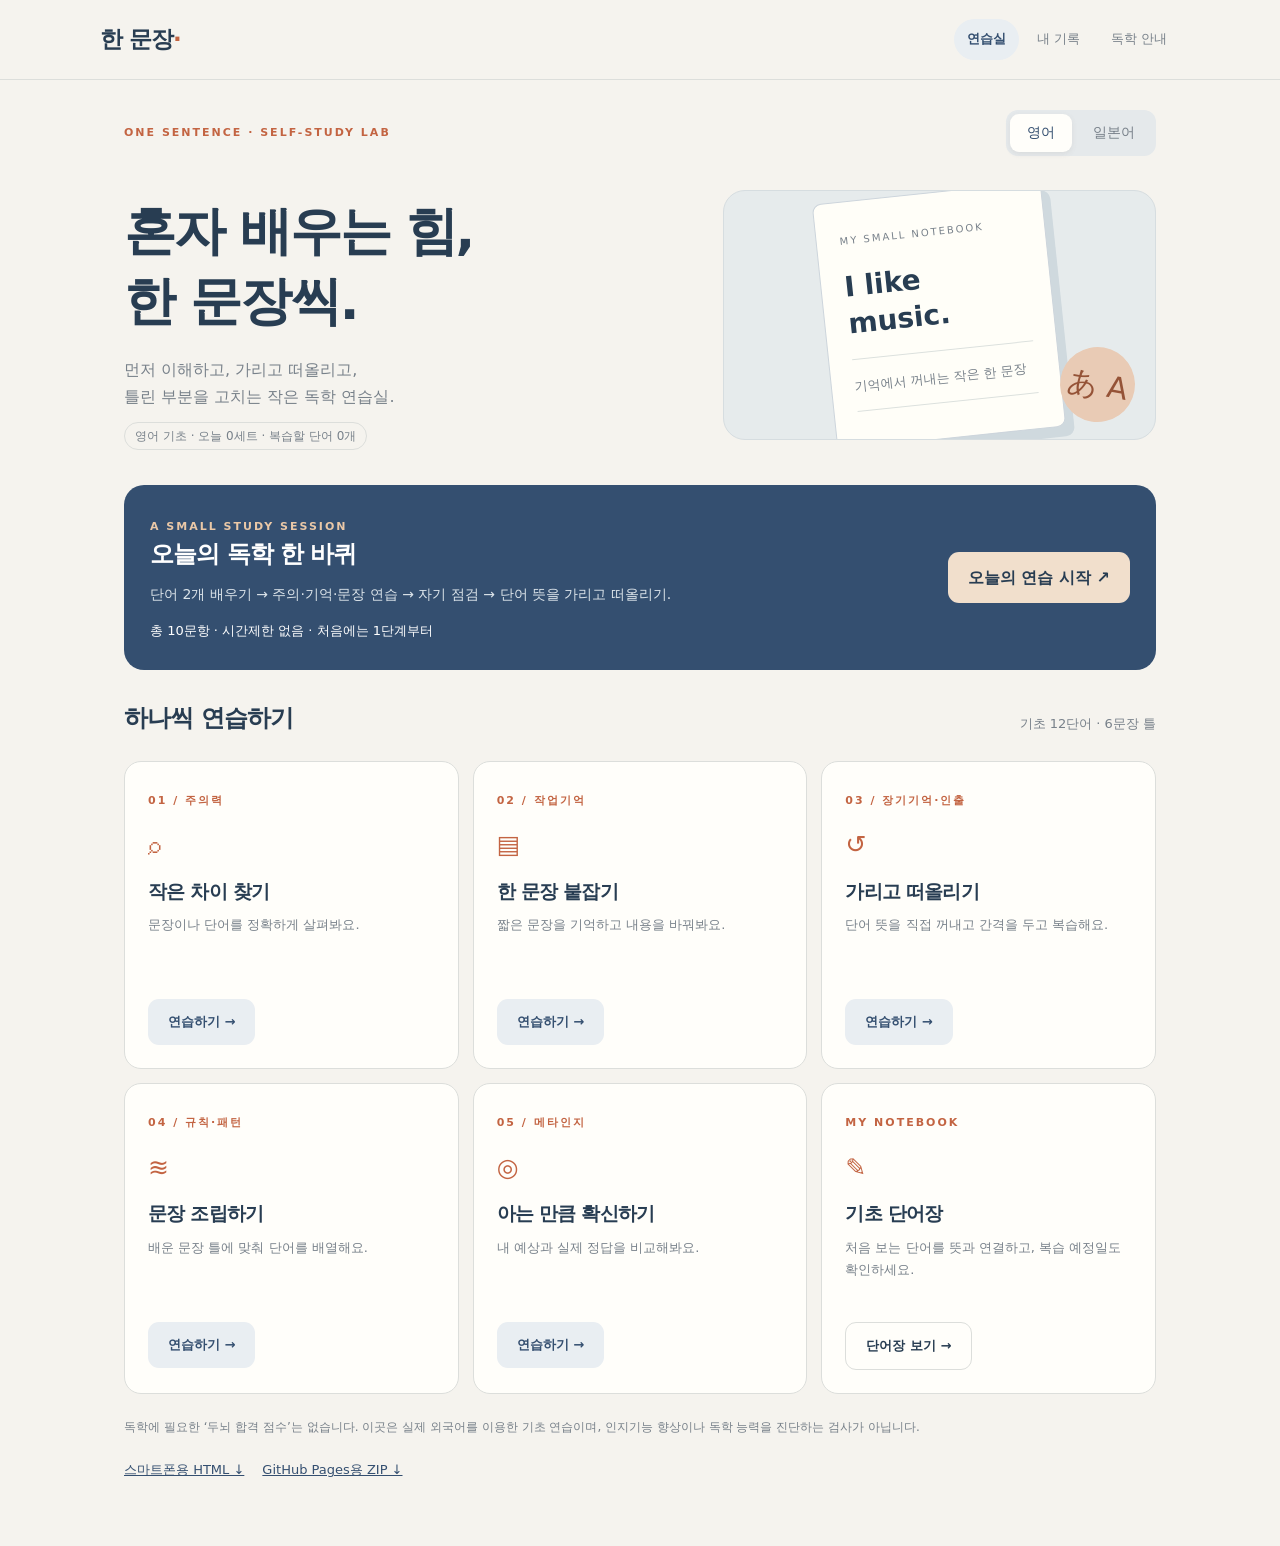
<file: practice.html>
<!doctype html><html lang="ko"><head><meta charset="utf-8"><meta name="viewport" content="width=device-width,initial-scale=1"><meta name="theme-color" content="#344b68"><meta name="description" content="영어·일본어로 주의, 기억, 회상, 문장 구성, 자기 점검을 연습하는 작은 독학 공간"><title>한 문장 · 외국어 독학 연습실</title><style>
:root{--bg:#f5f3ee;--paper:#fffefa;--ink:#283d52;--blue:#344f70;--muted:#78818a;--line:#dcdedb;--pale:#e9eef2;--accent:#c36442;--green:#357466}*{box-sizing:border-box}body{margin:0;background:var(--bg);color:var(--ink);font:16px/1.7 system-ui,-apple-system,'Noto Sans KR',sans-serif}button,input,select{font:inherit}button{cursor:pointer;touch-action:manipulation}button:disabled{opacity:.55;cursor:default}button:focus-visible,a:focus-visible,input:focus-visible,select:focus-visible{outline:3px solid #d08b4d;outline-offset:3px}header{height:80px;display:flex;justify-content:space-between;align-items:center;padding:0 max(20px,calc((100vw - 1080px)/2));gap:12px;border-bottom:1px solid var(--line)}.brand{font-size:23px;font-weight:850;letter-spacing:-1px;white-space:nowrap}.brand span{color:var(--accent)}nav{display:flex;gap:5px}nav button{background:none;border:0;color:var(--muted);font-size:13px;padding:9px 13px;border-radius:30px}nav button.active{background:var(--pale);color:var(--blue);font-weight:750}main{max-width:1080px;padding:30px 24px 65px;margin:auto}h1,h2,h3{line-height:1.35;letter-spacing:-.04em}h1{font-size:clamp(34px,5vw,52px);margin:15px 0 20px}h2{font-size:24px;margin:0 0 12px}h3{font-size:19px;margin:10px 0}p{margin:10px 0}.muted{color:var(--muted)}.small{font-size:13px}.kicker{font-size:11px;letter-spacing:2px;font-weight:800;color:var(--accent)}.hero{display:grid;grid-template-columns:1.3fr 1fr;gap:35px;align-items:center;margin:25px 0 35px}.hero p{max-width:470px}.desk{height:250px;background:#e6ebec;border:1px solid #d6dde0;border-radius:22px;position:relative;display:flex;align-items:center;justify-content:center;overflow:hidden}.sheet{width:230px;background:#fffef8;border:1px solid #cdd5dc;border-radius:9px;padding:23px;transform:rotate(-6deg);box-shadow:8px 10px 0 #cfd9de}.sheet small{letter-spacing:2px;color:var(--muted);font-size:10px}.sheet strong{display:block;font-size:28px;line-height:1.3;margin:17px 0}.sheet i{height:1px;display:block;background:#dce1de;margin:12px 0}.sticker{position:absolute;right:20px;bottom:17px;width:75px;height:75px;border-radius:50%;display:grid;place-items:center;background:#e9cbb5;color:#955337;font-size:30px;transform:rotate(10deg)}.btn{background:var(--blue);color:white;border:0;padding:12px 20px;border-radius:11px;font-weight:750;display:inline-block;text-decoration:none}.btn.alt{background:var(--pale);color:var(--blue)}.btn.line{background:transparent;border:1px solid var(--line);color:var(--ink)}.btn.orange{background:var(--accent)}.actions{display:flex;gap:10px;flex-wrap:wrap;margin-top:20px}.langbar{display:flex;align-items:center;justify-content:space-between;gap:14px}.toggle{background:#e5e9eb;padding:4px;border-radius:12px;display:flex;gap:4px}.toggle button{border:0;background:transparent;color:var(--muted);font-size:14px;border-radius:9px;padding:7px 17px}.toggle .selected{background:var(--paper);color:var(--blue);box-shadow:0 2px 5px #ccc7}.feature{background:var(--blue);color:#fff;border-radius:20px;padding:26px;display:flex;align-items:center;justify-content:space-between;gap:20px}.feature p{color:#dce4ea;font-size:14px;max-width:620px}.feature .btn{background:#f1dfcc;color:var(--ink);white-space:nowrap}.tag{display:inline-block;border-radius:25px;border:1px solid var(--line);padding:3px 10px;font-size:12px;color:var(--muted)}.sectionhead{display:flex;align-items:center;justify-content:space-between;margin:32px 0 15px;gap:12px}.grid{display:grid;grid-template-columns:repeat(3,1fr);gap:14px}.card,.panel{background:var(--paper);border:1px solid var(--line);border-radius:17px;padding:23px}.panel{margin:20px 0}.card .symbol{font-size:25px;color:var(--accent);margin:12px 0}.card p{font-size:13px;color:var(--muted);min-height:63px}.card .btn{font-size:13px;margin-top:12px}.row{display:flex;align-items:center;justify-content:space-between;gap:12px}.play{max-width:740px;margin:auto}.note{font-size:12px;color:var(--muted);margin-top:23px}.progress{height:5px;background:#dfe4e6;border-radius:10px;overflow:hidden;margin:18px 0 10px}.progress div{height:100%;background:var(--blue);transition:width .2s}.arena{text-align:center;min-height:230px;padding:22px 10px;display:flex;flex-direction:column;align-items:center;justify-content:center;gap:15px}.prompt{font-size:25px;font-weight:750;line-height:1.6;overflow-wrap:anywhere}.foreign{font-size:clamp(28px,5vw,40px);letter-spacing:.02em;font-weight:750;line-height:1.6}.translation{font-size:17px;color:var(--muted)}.vocab{display:grid;grid-template-columns:1fr 1fr;gap:12px;width:100%}.vocab>div{background:#f1efe7;padding:24px 12px;border-radius:12px}.vocab b{display:block;font-size:27px}.gloss{display:flex;flex-wrap:wrap;justify-content:center;gap:7px}.gloss span{background:#eef1f2;padding:7px 10px;border-radius:9px;font-size:14px}.gloss small{display:block;font-size:11px;color:var(--muted)}.options{display:grid;grid-template-columns:1fr 1fr;gap:10px;max-width:580px;margin:auto}.options button{min-height:65px;border:1px solid var(--line);border-radius:11px;background:#ecf0f2;color:var(--ink);padding:12px;font-size:17px;font-weight:650;overflow-wrap:anywhere}.options .correct{background:#deede4;border:2px solid var(--green)}.options .wrong{background:#f8e5d7;border:2px solid var(--accent)}.full{grid-column:1/-1}.feedback{padding-top:15px;min-height:55px;text-align:center;font-size:14px}.feedback.good{color:var(--green)}.feedback.bad{color:#a44a2d}.confidence{display:flex;gap:8px;flex-wrap:wrap;justify-content:center}.confidence button{background:var(--paper);border:1px solid var(--line);border-radius:30px;padding:8px 12px;font-size:13px}.confidence button.chosen{background:var(--blue);color:white}.answerline{min-height:65px;border:1px dashed #b5c2ce;background:#f3f5f6;border-radius:11px;padding:10px;display:flex;gap:7px;flex-wrap:wrap;align-items:center;justify-content:center;width:100%}.answerline button,.tokens button{padding:8px 13px;border:1px solid var(--line);border-radius:9px;background:var(--paper);color:var(--ink)}.tokens{display:flex;flex-wrap:wrap;gap:9px;justify-content:center}.tokens button:disabled{visibility:hidden}.recallform{width:100%;max-width:430px}input,select{background:white;color:var(--ink);border:1px solid var(--line);padding:12px;border-radius:9px;width:100%}input{font-size:18px}label{display:block;margin:20px 0 8px;font-size:14px;font-weight:700}.settings{display:grid;grid-template-columns:1fr 1fr;gap:15px}.rulebox{background:#f6eddf;border-left:3px solid #c78b58;padding:13px 17px;text-align:left;width:100%;font-size:14px}.stats{display:grid;grid-template-columns:repeat(3,1fr);gap:10px}.stat{background:var(--pale);border-radius:12px;padding:17px}.stat b{display:block;font-size:27px}.stat small{color:var(--muted);font-size:12px}.bar{height:6px;background:#e3e8eb;border-radius:10px;overflow:hidden;margin-top:5px}.bar>div{height:100%;background:var(--blue)}.domainrow{display:grid;grid-template-columns:1.3fr 1fr;gap:15px;margin:14px 0;font-size:14px}.wordlist{display:grid;grid-template-columns:repeat(2,1fr);gap:10px}.worditem{border:1px solid var(--line);padding:15px;border-radius:10px}.worditem b{font-size:21px}.worditem small{display:block;color:var(--muted)}table{width:100%;border-collapse:collapse;font-size:13px}td,th{padding:13px 8px;border-bottom:1px solid var(--line);text-align:left}.scroll{overflow-x:auto}a{color:var(--blue)}details{padding:14px 0;border-bottom:1px solid var(--line)}summary{cursor:pointer;font-weight:700}.footerlinks{display:flex;gap:18px;flex-wrap:wrap;font-size:13px;margin-top:22px}dialog{border:1px solid var(--line);border-radius:17px;background:var(--paper);color:var(--ink);padding:25px;max-width:430px;width:calc(100% - 40px)}dialog::backdrop{background:#1d2c3e99}@media(max-width:720px){.grid{grid-template-columns:repeat(2,1fr)}.hero{grid-template-columns:1fr 1fr;gap:20px}.desk{height:220px}.sheet{width:190px}.sheet strong{font-size:24px}}@media(max-width:520px){header{height:66px;padding:0 16px}.brand{font-size:20px}nav{gap:0}nav button{padding:8px;font-size:12px}main{padding:23px 16px 45px}.hero{grid-template-columns:1fr;margin-top:24px}.desk{height:170px}.sheet{padding:15px 20px;width:220px}.sheet strong{font-size:25px;margin:10px 0}.sheet i{margin:8px 0}.sticker{width:59px;height:59px;font-size:24px}.feature{display:block;padding:22px}.feature .btn{margin-top:12px}.langbar{align-items:flex-start}.grid{gap:10px}.card{padding:17px}.card h3{font-size:18px}.card p{min-height:88px}.panel{padding:18px 14px}.settings{grid-template-columns:1fr;gap:0}.options{grid-template-columns:1fr}.options button{min-height:58px;font-size:16px}.vocab{gap:8px}.vocab>div{padding:19px 8px}.vocab b{font-size:24px}.prompt{font-size:22px}.stats{gap:7px}.stat{padding:13px 9px}.stat b{font-size:23px}.wordlist{grid-template-columns:1fr 1fr}.row{font-size:13px}.tag{font-size:11px}.toggle button{padding:7px 12px}.domainrow{font-size:13px}}@media(prefers-reduced-motion:reduce){*{transition:none!important}}
</style></head><body><header><div class="brand">한 문장<span>·</span></div><nav aria-label="주 메뉴"><button data-page="home" class="active">연습실</button><button data-page="records">내 기록</button><button data-page="guide">독학 안내</button></nav></header><main id="app"></main><dialog id="leave"><h2>연습을 종료할까요?</h2><p>완료하지 않은 세트는 저장되지 않습니다.</p><div class="actions"><button class="btn" id="stay">계속하기</button><button class="btn line" id="leaveyes">종료하기</button></div></dialog><script>
'use strict';
const $=s=>document.querySelector(s),app=$('#app'),KEY='one-sentence-v1';
const WORDS={en:[['water','물'],['book','책'],['cat','고양이'],['dog','개','강아지'],['music','음악'],['tea','차'],['bread','빵'],['rice','밥','쌀'],['apple','사과'],['milk','우유'],['school','학교'],['friend','친구']],ja:[['みず','물'],['ほん','책'],['ねこ','고양이'],['いぬ','개','강아지'],['おんがく','음악'],['おちゃ','차'],['パン','빵'],['ごはん','밥'],['りんご','사과'],['ぎゅうにゅう','우유'],['がっこう','학교'],['ともだち','친구']]};
const SENTENCES={en:[{t:['I','like','music'],ko:'나는 음악을 좋아해요',g:['나는','좋아해요','음악을'],rule:'영어에서는 보통 ‘누가 → 행동 → 대상’ 순서로 말해요.',change:['music','tea','차'],final:'나는 차를 좋아해요'},{t:['I','like','tea'],ko:'나는 차를 좋아해요',g:['나는','좋아해요','차를'],rule:'I like + 좋아하는 대상. 대상을 바꾸면 새로운 문장이 됩니다.',change:['tea','music','음악'],final:'나는 음악을 좋아해요'},{t:['I','read','a','book'],ko:'나는 책을 읽어요',g:['나는','읽어요','하나의','책을'],rule:'read 뒤에 읽는 대상을 놓아요. a book은 책 한 권을 나타냅니다.',change:['book','book','책'],final:'나는 책을 읽어요'},{t:['I','drink','water'],ko:'나는 물을 마셔요',g:['나는','마셔요','물을'],rule:'I drink + 마시는 것. water 앞에는 여기서 a를 붙이지 않아요.',change:['water','milk','우유'],final:'나는 우유를 마셔요'},{t:['I','eat','bread'],ko:'나는 빵을 먹어요',g:['나는','먹어요','빵을'],rule:'I eat + 먹는 것. eat 뒤에 음식을 놓아요.',change:['bread','rice','밥'],final:'나는 밥을 먹어요'},{t:['You','like','music'],ko:'당신은 음악을 좋아해요',g:['당신은','좋아해요','음악을'],rule:'I 대신 You를 놓아 말하는 대상을 바꿀 수 있어요.',change:['music','tea','차'],final:'당신은 차를 좋아해요'}],ja:[{t:['わたし','は','おんがく','が','すきです'],ko:'나는 음악을 좋아해요',g:['나','주제 표시','음악','대상 표시','좋아해요'],rule:'‘わたしは ○○が すきです’는 내가 무엇을 좋아하는지 말하는 틀입니다. は는 조사일 때 ‘와’로 읽어요.',change:['おんがく','おちゃ','차'],final:'나는 차를 좋아해요'},{t:['わたし','は','おちゃ','が','すきです'],ko:'나는 차를 좋아해요',g:['나','주제 표시','차','대상 표시','좋아해요'],rule:'すきです는 좋아한다는 뜻입니다. 대상 뒤의 が까지 묶어 익혀보세요.',change:['おちゃ','おんがく','음악'],final:'나는 음악을 좋아해요'},{t:['わたし','は','ほん','を','よみます'],ko:'나는 책을 읽어요',g:['나','주제 표시','책','목적어 표시','읽어요'],rule:'일본어에서는 보통 동작이 문장 끝에 옵니다. を는 목적어를 나타내며 ‘오’로 읽어요.',change:['ほん','ほん','책'],final:'나는 책을 읽어요'},{t:['わたし','は','みず','を','のみます'],ko:'나는 물을 마셔요',g:['나','주제 표시','물','목적어 표시','마셔요'],rule:'‘○○を のみます’는 무엇을 마신다는 표현입니다. 한국어와 비슷하게 동작이 뒤에 와요.',change:['みず','ぎゅうにゅう','우유'],final:'나는 우유를 마셔요'},{t:['わたし','は','パン','を','たべます'],ko:'나는 빵을 먹어요',g:['나','주제 표시','빵','목적어 표시','먹어요'],rule:'‘○○を たべます’는 무엇을 먹는다는 뜻입니다.',change:['パン','ごはん','밥'],final:'나는 밥을 먹어요'},{t:['これ','は','ほん','です'],ko:'이것은 책이에요',g:['이것','주제 표시','책','이에요'],rule:'‘これは ○○です’는 이것이 무엇인지 말하는 틀입니다.',change:['ほん','パン','빵'],final:'이것은 빵이에요'}]};
const MODES={focus:{name:'주의력',title:'작은 차이 찾기',desc:'문장이나 단어를 정확하게 살펴봐요.',icon:'⌕'},memory:{name:'작업기억',title:'한 문장 붙잡기',desc:'짧은 문장을 기억하고 내용을 바꿔봐요.',icon:'▤'},recall:{name:'장기기억·인출',title:'가리고 떠올리기',desc:'단어 뜻을 직접 꺼내고 간격을 두고 복습해요.',icon:'↺'},pattern:{name:'규칙·패턴',title:'문장 조립하기',desc:'배운 문장 틀에 맞춰 단어를 배열해요.',icon:'≋'},monitor:{name:'메타인지',title:'아는 만큼 확신하기',desc:'내 예상과 실제 정답을 비교해봐요.',icon:'◎'}};
let db={lang:'en',sessions:[],cards:{}},storageOK=true;try{const d=JSON.parse(localStorage.getItem(KEY));if(d&&Array.isArray(d.sessions)&&d.cards&&['en','ja'].includes(d.lang))db=d}catch(e){storageOK=false}let game=null,page='home',timers=[],pending='home';const rand=n=>Math.floor(Math.random()*n);function shuffle(a){const b=[...a];for(let i=b.length-1;i>0;i--){const j=rand(i+1);[b[i],b[j]]=[b[j],b[i]]}return b}const nameLang=l=>l==='en'?'영어':'일본어',modeName=m=>m==='mix'?'오늘의 독학 한 바퀴':MODES[m].name,wordKey=(l,i)=>l+':'+i,normalize=x=>String(x).normalize('NFKC').toLowerCase().replace(/[\s.,!?。！？·]/g,'');function stop(){timers.forEach(clearTimeout);timers=[]}function later(fn,ms){timers.push(setTimeout(fn,ms))}function save(){try{localStorage.setItem(KEY,JSON.stringify(db))}catch(e){storageOK=false}}function today(){return new Date().toLocaleDateString('sv-SE')}function dueCount(l){return WORDS[l].filter((_,i)=>db.cards[wordKey(l,i)]?.due<=Date.now()).length}function getWords(l,n){const indices=WORDS[l].map((_,i)=>i);return indices.sort((a,b)=>{const x=db.cards[wordKey(l,a)],y=db.cards[wordKey(l,b)];const tier=c=>!c?1:c.due<=Date.now()?0:2;return tier(x)-tier(y)||(x?.due||0)-(y?.due||0)||a-b}).slice(0,n)}
function go(p){if(game){pending=p;pause();$('#leave').showModal();return}open(p)}function open(p){stop();game=null;page=p;document.querySelectorAll('[data-page]').forEach(b=>b.classList.toggle('active',b.dataset.page===p));if(p==='home')home();else if(p==='records')records();else guide();window.scrollTo({top:0,behavior:'instant'})}document.querySelectorAll('[data-page]').forEach(b=>b.onclick=()=>go(b.dataset.page));$('#stay').onclick=()=>{$('#leave').close();resume()};$('#leaveyes').onclick=()=>{$('#leave').close();open(pending)};$('#leave').addEventListener('cancel',()=>later(resume,0));
function home(){const l=db.lang,done=db.sessions.filter(s=>s.lang===l&&s.day===today()).length;app.innerHTML=`<div class="langbar"><span class="kicker">ONE SENTENCE · SELF-STUDY LAB</span><div class="toggle" aria-label="학습 언어"><button class="${l==='en'?'selected':''}" onclick="setLang('en')" aria-pressed="${l==='en'}">영어</button><button class="${l==='ja'?'selected':''}" onclick="setLang('ja')" aria-pressed="${l==='ja'}">일본어</button></div></div><section class="hero"><div><h1>혼자 배우는 힘,<br>한 문장씩.</h1><p class="muted">먼저 이해하고, 가리고 떠올리고,<br>틀린 부분을 고치는 작은 독학 연습실.</p><span class="tag">${nameLang(l)} 기초 · 오늘 ${done}세트 · 복습할 단어 ${dueCount(l)}개</span></div><div class="desk" aria-hidden="true"><div class="sheet"><small>MY SMALL NOTEBOOK</small><strong>${l==='en'?'I like music.':'おんがくが<br>すきです。'}</strong><i></i><span class="small muted">기억에서 꺼내는 작은 한 문장</span><i></i></div><div class="sticker">あ A</div></div></section><section class="feature"><div><span class="kicker" style="color:#eac8a7">A SMALL STUDY SESSION</span><h2>오늘의 독학 한 바퀴</h2><p>단어 2개 배우기 → 주의·기억·문장 연습 → 자기 점검 → 단어 뜻을 가리고 떠올리기.</p><span class="small">총 10문항 · 시간제한 없음 · 처음에는 1단계부터</span></div><button class="btn" onclick="setup('mix')">오늘의 연습 시작 ↗</button></section><div class="sectionhead"><h2>하나씩 연습하기</h2><span class="small muted">기초 12단어 · 6문장 틀</span></div><div class="grid">${Object.entries(MODES).map(([k,m],i)=>`<article class="card"><span class="kicker">0${i+1} / ${m.name}</span><div class="symbol">${m.icon}</div><h3>${m.title}</h3><p>${m.desc}</p><button class="btn alt" onclick="setup('${k}')">연습하기 →</button></article>`).join('')}<article class="card"><span class="kicker">MY NOTEBOOK</span><div class="symbol">✎</div><h3>기초 단어장</h3><p>처음 보는 단어를 뜻과 연결하고, 복습 예정일도 확인하세요.</p><button class="btn line" onclick="vocabulary()">단어장 보기 →</button></article></div><p class="note">독학에 필요한 ‘두뇌 합격 점수’는 없습니다. 이곳은 실제 외국어를 이용한 기초 연습이며, 인지기능 향상이나 독학 능력을 진단하는 검사가 아닙니다.</p><div class="footerlinks"><a href="./one-sentence.html" download="한문장.html">스마트폰용 HTML ↓</a><a href="./one-sentence.zip" download>GitHub Pages용 ZIP ↓</a></div>`}
function setLang(l){db.lang=l;save();home()}function setup(mode){page='setup';app.innerHTML=`<div class="play"><button class="btn line" onclick="go('home')">← 연습실</button><section class="panel"><span class="kicker">${nameLang(db.lang)} · GET READY</span><h1 style="font-size:34px">${modeName(mode)}</h1><p>${mode==='mix'?'한 번에 많이 외우기보다 단어 두 개와 짧은 문장부터 익혀요.':MODES[mode].desc}</p><div class="rulebox">${mode==='recall'?'외국어 단어를 보고 한국어 뜻을 직접 입력합니다. 떠오르지 않으면 ‘기억 안 나요’를 누르세요.':'문제마다 방법을 안내하고, 정답과 이유를 바로 확인합니다.'}</div><div class="settings"><div><label for="level">난이도</label><select id="level"><option value="1">1단계 · 짧게 익히기</option><option value="2">2단계 · 문장으로 연결</option><option value="3">3단계 · 정보 바꿔 기억하기</option></select></div><div><label for="kind">기록 방식</label><select id="kind"><option value="train">연습 · 기록 저장</option><option value="practice">방법 익히기 · 기록 제외</option></select></div></div><p class="small muted">${mode==='mix'?'10문항':mode==='recall'?'단어 3개':'6문항'} · 시간제한 없이 진행합니다. 난이도는 직접 선택하며 자동으로 올리지 않습니다.</p><details><summary>이번 연습의 방법</summary><p class="small">${help(mode)}</p></details><button class="btn" id="start">준비됐어요 →</button></section></div>`;$('#start').onclick=()=>start(mode,+$('#level').value,$('#kind').value)}
function help(m){const h={focus:'목표 글자를 보면서 같은 표현을 찾습니다. 익숙한 단어라도 철자와 순서를 끝까지 확인하세요.',memory:'뜻과 문장 조각을 먼저 확인합니다. 가린 뒤 뜻을 떠올리고, 3단계에서는 새 정보로 내용을 바꿉니다.',recall:'배운 단어를 보고 한국어 뜻을 직접 입력하세요. 답을 확인한 뒤에는 스스로 맞았다고 바꿀 수 없습니다. 복습 예정 단어부터 고릅니다. 새 단어는 뜻을 먼저 배우고, 이전 회상 기록이 있는 단어는 뜻을 미리 보여주지 않습니다.',pattern:'짧은 설명을 읽은 뒤 단어 조각을 순서대로 눌러 문장을 만듭니다. 문장 속 조각을 누르면 취소할 수 있습니다.',monitor:'문장의 뜻을 고르기 전에 얼마나 확실한지 표시합니다. 확신과 정답 여부를 비교해 다음에 확인할 부분을 찾습니다.',mix:'단어 2개를 배운 뒤 주의력·작업기억·문장 구성·자기 점검을 번갈아 합니다. 마지막에는 처음 배운 두 단어의 뜻을 가리고 직접 떠올립니다.'};return h[m]}
function start(mode,level,kind){stop();const lang=db.lang,wordIds=getWords(lang,mode==='recall'?3:2),sids=shuffle(SENTENCES[lang].map((_,i)=>i));const plan=mode==='mix'?['focus','memory','pattern','monitor','focus','memory','pattern','monitor','recall','recall']:Array(mode==='recall'?3:6).fill(mode);game={mode,level,kind,lang,wordIds,sids,plan,pos:0,rows:[],paused:false,locked:true,assisted:false,pauses:0,confidence:null,selected:[]};page='play';shell();if(mode==='mix'||mode==='recall')teachWords();else prepare()}
function shell(){app.innerHTML=`<section class="play"><div class="row"><b>${nameLang(game.lang)} · ${modeName(game.mode)}</b><button class="btn line" id="pause">잠깐 쉬기</button></div><div class="progress"><div id="bar"></div></div><div class="row small muted"><span id="count"></span><span id="leveltext"></span></div><section class="panel"><div class="small muted" id="domain"></div><div class="arena" id="arena"></div><div class="options" id="options"></div><div class="feedback" id="feedback" role="status" aria-live="polite"></div><div id="nextbox" class="actions" style="justify-content:center"></div></section><p class="note">속도 경쟁 없이 진행해요. 뜻을 먼저 확인하고, 틀리면 설명을 읽은 뒤 다음 문제로 넘어가세요.</p></section>`;$('#pause').onclick=pause}
function clear(){stop();game.locked=true;$('#options').innerHTML='';$('#options').className='options';$('#feedback').textContent='';$('#nextbox').innerHTML='';$('#arena').innerHTML=''}function status(){const g=game;$('#count').textContent=`${Math.min(g.pos+1,g.plan.length)} / ${g.plan.length} 문항`;$('#leveltext').textContent=`${g.level}단계 · ${g.kind==='practice'?'체험':'연습'}`;$('#bar').style.width=(g.pos/g.plan.length*100)+'%'}
function teachWords(){const newIds=game.wordIds.filter(i=>!db.cards[wordKey(game.lang,i)]);if(!newIds.length){prepare();return}game.phase='words';clear();status();$('#domain').textContent='준비 · 오늘의 단어';$('#arena').innerHTML=`<h2>먼저 뜻을 연결해요.</h2><div class="vocab">${newIds.map(i=>`<div><b lang="${game.lang}">${WORDS[game.lang][i][0]}</b><span>${WORDS[game.lang][i][1]}</span></div>`).join('')}</div><p class="small muted">처음 배우는 단어만 뜻을 먼저 보여줍니다.<br>복습 단어는 뜻을 미리 보여주지 않고 떠올립니다.</p>`;$('#options').innerHTML='<button id="learned" class="full">뜻을 확인했어요 →</button>';$('#learned').onclick=prepare}
function sentenceAt(g){return SENTENCES[g.lang][g.sids[g.pos%g.sids.length]]}function gloss(s){return '<div class="gloss">'+s.t.map((x,i)=>`<span lang="${game.lang}">${x}<small>${s.g[i]}</small></span>`).join('')+'</div>'}function sentenceText(s){return s.t.join(' ')}function choices(correct,others,n=4){return shuffle([correct,...shuffle([...new Set(others.filter(x=>x!==correct))]).slice(0,n-1)])}
function makeQuestion(g){const mode=g.plan[g.pos],s=sentenceAt(g),lang=g.lang,all=SENTENCES[lang];if(mode==='focus'){const index=g.wordIds[g.pos%g.wordIds.length],target=g.level===1?WORDS[lang][index][0]:sentenceText(s),options=g.level===1?choices(target,WORDS[lang].map(x=>x[0])):choices(target,all.map(sentenceText));return {mode,s,prompt:'목표와 완전히 같은 표현을 고르세요',reference:target,translation:g.level===1?WORDS[lang][index][1]:s.ko,options,correct:options.indexOf(target),explain:'글자와 순서를 끝까지 확인해요. 목표: '+target}}
if(mode==='memory'){const changed=g.level===3&&s.change[0]!==s.change[1],correct=changed?s.final:s.ko,options=choices(correct,[...all.map(x=>x.ko),...all.map(x=>x.final)]);return {mode,s,changed,prompt:changed?'바꾼 문장의 뜻은 무엇인가요?':'기억한 문장의 뜻은 무엇인가요?',options,correct:options.indexOf(correct),explain:correct+(changed?' · '+s.change[0]+' → '+s.change[1]+' 변경을 반영했어요.':'')}}
if(mode==='pattern'){const items=shuffle(s.t.map((text,id)=>({text,id})));if(g.level===3){const extra=lang==='en'?'You':'これ';if(!s.t.includes(extra))items.push({text:extra,id:s.t.length})}return {mode,s,items,prompt:'이 뜻이 되도록 문장을 조립하세요',explain:s.rule}}
if(mode==='monitor'){const options=choices(s.ko,all.map(x=>x.ko));return {mode,s,prompt:'이 문장의 뜻을 고르세요',options,correct:options.indexOf(s.ko),explain:s.ko+' · '+s.rule}}
const recallIndex=g.plan.slice(0,g.pos).filter(x=>x==='recall').length;const wi=g.wordIds[recallIndex%g.wordIds.length];return {mode,wi,word:WORDS[lang][wi],prompt:'한국어 뜻을 직접 떠올려 적으세요',explain:WORDS[lang][wi][0]+' = '+WORDS[lang][wi][1]}}
function prepare(){if(!game||game.paused)return;if(game.pos===game.plan.length){finish();return}clear();status();game.confidence=null;game.selected=[];game.q=makeQuestion(game);$('#domain').textContent=MODES[game.q.mode].name;if(['memory','pattern','monitor'].includes(game.q.mode))teachSentence();else showQuestion()}
function teachSentence(){game.phase='sentence';const q=game.q,s=q.s;$('#arena').innerHTML=`<span class="kicker">먼저 이해하기</span><div class="foreign" lang="${game.lang}">${sentenceText(s)}</div><div class="translation">${s.ko}</div>${gloss(s)}<div class="rulebox">${s.rule}</div><p class="small muted">일본어의 띄어쓰기는 학습용 구분입니다. 뜻을 확인한 뒤 다음으로 넘어가세요.</p>`;if(game.lang==='en')$('#arena').lastElementChild.textContent='의미 조각을 묶어 이해하고 다음으로 넘어가세요.';$('#options').innerHTML='<button id="understood" class="full">뜻을 이해했어요 · 가리기 →</button>';$('#understood').onclick=()=>{if(q.mode==='memory'&&q.changed){clear();$('#arena').innerHTML=`<div class="prompt">${q.s.change[0]} 대신<br><b>${q.s.change[1]}</b>로 바꿔보세요.</div><div class="translation">새 단어의 뜻: ${q.s.change[2]}</div><p class="small muted">나머지 내용은 그대로 유지하세요.</p>`;$('#options').innerHTML='<button class="full" id="updated">바꿔 기억했어요 →</button>';$('#updated').onclick=showQuestion}else showQuestion()}}
function confidenceUI(){return `<p class="small muted">답하기 전에, 얼마나 확실한가요?</p><div class="confidence">${[['sure','확실해요'],['unsure','조금 헷갈려요'],['unknown','잘 모르겠어요']].map(([v,t])=>`<button data-confidence="${v}" aria-pressed="false">${t}</button>`).join('')}</div>`}function bindConfidence(){document.querySelectorAll('[data-confidence]').forEach(b=>b.onclick=()=>{if(game.locked)return;game.confidence=b.dataset.confidence;document.querySelectorAll('[data-confidence]').forEach(x=>{x.classList.toggle('chosen',x===b);x.setAttribute('aria-pressed',String(x===b))});$('#feedback').textContent='예상을 선택했어요. 이제 답해보세요.'})}
function showQuestion(){if(!game||game.paused)return;game.phase='question';const q=game.q;clear();$('#arena').innerHTML=`<div class="prompt">${q.prompt}</div>`;if(q.mode==='focus')$('#arena').innerHTML+=`<div class="rulebox"><small>목표 · ${q.translation}</small><br><b class="foreign" style="font-size:26px" lang="${game.lang}">${q.reference}</b></div>`;if(q.mode==='monitor')$('#arena').innerHTML+=`<div class="foreign" lang="${game.lang}">${sentenceText(q.s)}</div>${confidenceUI()}`;if(q.mode==='recall'){$('#arena').innerHTML+=`<div class="foreign" lang="${game.lang}">${q.word[0]}</div><form id="recallform" class="recallform"><label for="typed">한국어 뜻</label><input id="typed" autocomplete="off" maxlength="40" placeholder="예: 물"><button class="btn" style="margin-top:14px" type="submit">답 확인하기</button></form>`;$('#options').innerHTML='<button id="forgot" class="full">기억 안 나요 · 정답 보기</button>';$('#recallform').onsubmit=e=>{e.preventDefault();const answer=$('#typed').value;if(!answer.trim()){$('#feedback').textContent='뜻을 적거나 ‘기억 안 나요’를 눌러주세요.';return}grade(q.word.slice(1).some(x=>normalize(x)===normalize(answer)),answer)};$('#forgot').onclick=()=>grade(false,'기억 안 나요')}
else if(q.mode==='pattern'){$('#arena').innerHTML+=`<div class="translation">${q.s.ko}</div><div id="assembled" class="answerline" aria-label="조립한 문장"></div><div id="tokens" class="tokens"></div><p class="small muted">단어를 차례로 눌러요. 위 문장의 조각을 누르면 취소돼요.</p>`;$('#options').innerHTML='<button id="checkpattern" class="full">완성한 문장 확인</button>';renderTokens();$('#checkpattern').onclick=()=>{if(!game.selected.length){$('#feedback').textContent='단어 조각을 눌러 문장을 만들어주세요.';return}const built=game.selected.map(i=>q.items[i].text);grade(built.join('|')===q.s.t.join('|'),built.join(' '))}}
else{$('#options').innerHTML=q.options.map((v,i)=>`<button data-answer="${i}" lang="${q.mode==='monitor'||q.mode==='memory'?'ko':game.lang}">${v}</button>`).join('');document.querySelectorAll('[data-answer]').forEach(b=>b.onclick=()=>{if(q.mode==='monitor'&&!game.confidence){$('#feedback').textContent='먼저 얼마나 확실한지 선택해주세요.';return}grade(+b.dataset.answer===q.correct,q.options[+b.dataset.answer])})}game.locked=false;game.at=performance.now();if(q.mode==='monitor')bindConfidence()}
function renderTokens(){const q=game.q;$('#assembled').innerHTML=game.selected.length?game.selected.map((idx,i)=>`<button data-remove="${i}">${q.items[idx].text}</button>`).join(''):'<span class="small muted">여기에 문장을 만들어보세요</span>';$('#tokens').innerHTML=q.items.map((it,i)=>`<button data-token="${i}" ${game.selected.includes(i)?'disabled':''}>${it.text}</button>`).join('');document.querySelectorAll('[data-token]').forEach(b=>b.onclick=()=>{if(game.locked)return;game.selected.push(+b.dataset.token);renderTokens()});document.querySelectorAll('[data-remove]').forEach(b=>b.onclick=()=>{if(game.locked)return;game.selected.splice(+b.dataset.remove,1);renderTokens()})}
function grade(ok,answer){if(!game||game.locked||game.paused)return;game.locked=true;const q=game.q;const row={mode:q.mode,ok,answer,confidence:game.confidence,ms:Math.round(performance.now()-game.at),assisted:game.assisted,wi:q.wi??null};game.rows.push(row);document.querySelectorAll('[data-answer]').forEach(b=>{b.disabled=true;if(+b.dataset.answer===q.correct)b.classList.add('correct');else if(q.options[+b.dataset.answer]===answer)b.classList.add('wrong')});document.querySelectorAll('[data-token],[data-remove],[data-confidence],#forgot,#checkpattern,#typed,#recallform button').forEach(b=>b.disabled=true);let correct=q.mode==='pattern'?sentenceText(q.s):q.explain;$('#feedback').className='feedback '+(ok?'good':'bad');$('#feedback').textContent=(ok?'맞았어요. ':'정답을 확인해요. ')+correct;if(q.mode==='pattern')$('#feedback').textContent+=' · '+q.s.rule;if(q.mode==='monitor'){const msg=game.confidence==='sure'&&!ok?'확실하게 느껴져도 헷갈릴 수 있어요. 틀린 부분을 다시 살펴보세요.':game.confidence==='unknown'&&ok?'자신 없었지만 맞혔어요. 다음에도 설명할 수 있는지 확인해요.':ok?'내 예상과 정답을 함께 확인했어요.':'헷갈리는 부분을 발견했어요. 설명을 다시 읽어보세요.';$('#feedback').textContent+=' '+msg}$('#nextbox').innerHTML='<button class="btn" id="next">'+(game.pos+1===game.plan.length?'결과 보기 →':'다음으로 →')+'</button>';$('#next').onclick=()=>{game.pos++;game.assisted=false;prepare()}}
function pause(){if(!game||game.paused)return;stop();game.paused=true;game.locked=true;$('#pause').disabled=true;$('#domain').textContent='휴식';$('#arena').innerHTML='<h2>잠깐 쉬어가요.</h2><p class="muted">준비되면 다시 시작해요.</p>';$('#options').innerHTML='<button id="resume">이어서 하기</button><button id="quit">종료하기</button>';$('#feedback').textContent='진행 중인 문항은 다시 읽습니다. 다시 읽은 문항은 도움받음으로 표시해 비교에서 제외해요.';$('#nextbox').innerHTML='';$('#resume').onclick=resume;$('#quit').onclick=()=>go('home')}
function resume(){if(!game||!game.paused)return;game.paused=false;game.pauses++;$('#pause').disabled=false;if(game.phase==='words'){game.assisted=false;teachWords();return}if(game.rows.length>game.pos){game.pos++;game.assisted=false;prepare()}else{game.assisted=true;prepare()}}
document.addEventListener('visibilitychange',()=>{if(document.hidden&&game)pause()});
function stats(rows){const r=rows.filter(x=>!x.assisted),ok=r.filter(x=>x.ok);return {n:r.length,correct:ok.length,acc:r.length?Math.round(ok.length/r.length*100):null,assisted:rows.length-r.length}}function updateCard(l,wi,ok,now=Date.now()){const key=wordKey(l,wi),old=db.cards[key]||{streak:0,reviews:0},streak=ok?old.streak+1:0,days=[1,2,4,7,14,30];db.cards[key]={streak,reviews:old.reviews+1,last:now,due:now+(ok?days[Math.min(streak-1,days.length-1)]*86400000:600000),lastOK:ok}}
function domainStats(rows){return Object.entries(MODES).map(([k,m])=>{const list=rows.filter(x=>x.mode===k);if(!list.length)return '';const s=stats(list);return `<div class="domainrow"><b>${m.name}</b><span>${s.n?s.acc+'% ('+s.correct+'/'+s.n+')':'비교 문항 없음'}${s.assisted?' · 도움 '+s.assisted+'개':''}<div class="bar"><div style="width:${s.acc||0}%"></div></div></span></div>`}).join('')}
function finish(){const g=game,s=stats(g.rows),session={day:today(),at:new Date().toISOString(),lang:g.lang,mode:g.mode,level:g.level,kind:g.kind,rows:g.rows,stats:s,pauses:g.pauses};if(g.kind!=='practice'){for(const r of g.rows)if(r.mode==='recall'&&!r.assisted)updateCard(g.lang,r.wi,r.ok);db.sessions.push(session);save()}game=null;page='result';const monitor=g.rows.filter(x=>x.mode==='monitor'&&!x.assisted),confWrong=monitor.filter(x=>x.confidence==='sure'&&!x.ok).length;app.innerHTML=`<div class="play"><span class="kicker">ONE SMALL SENTENCE, WELL LEARNED</span><h1 style="font-size:36px">오늘의 한 문장, 완료.</h1><p class="muted">${g.kind==='practice'?'방법 익히기라 기록과 복습 일정은 저장하지 않았어요.':'맞고 틀린 부분을 확인한 것까지 오늘의 연습입니다.'}</p><div class="stats"><div class="stat"><small>정답률 · 도움 제외</small><b>${s.acc===null?'—':s.acc+'%'}</b></div><div class="stat"><small>완료 문항</small><b>${g.rows.length}</b></div><div class="stat"><small>다시 읽은 문항</small><b>${s.assisted}</b></div></div><section class="panel"><h3>영역별 연습 기록</h3>${domainStats(g.rows)}<p class="note">영역은 연습 내용을 구분한 이름입니다. 인지기능 점수나 표준화된 검사 결과가 아닙니다. 안내를 읽고 바로 푼 문항의 정답은 장기 기억을 증명하지 않습니다.</p></section>${monitor.length?`<section class="panel"><h3>내 확신 돌아보기</h3><p>확실하다고 생각했지만 틀린 문항: <b>${confWrong}개</b></p><p class="small muted">‘모르겠다’를 알아차리는 것도 자기 점검입니다. 다시 봐야 할 부분을 찾아보세요.</p></section>`:''}<section class="panel"><h3>다음에는 이렇게</h3><p>${s.acc!==null&&s.acc>=90?'같은 단계에서, 다음 날에도 도움 없이 떠올릴 수 있는지 확인해보세요. 쉽게 느껴질 때만 다음 단계를 선택하세요.':'같은 단계에서 짧게 반복해보세요. 한 번에 기억할 양을 늘릴 필요는 없어요.'}</p><p class="small muted">${g.kind==='practice'?'연습 모드에서 완료하면 복습 일정이 생깁니다.':'직접 뜻을 맞힌 단어는 다음 날부터, 틀린 단어는 10분 뒤부터 복습 대상으로 표시됩니다. 알림을 보내지는 않습니다.'}</p></section>${!storageOK?'<p class="rulebox">현재 브라우저에서 저장이 안 됩니다. 기록 내보내기로 보관해 주세요.</p>':''}<div class="actions"><button class="btn" onclick="go('home')">연습실로</button><button class="btn alt" onclick="go('records')">기록 확인</button><button class="btn line" onclick="setup('${g.mode}')">같은 연습 다시</button></div></div>`;window.scrollTo({top:0,behavior:'instant'})}
function records(){const l=db.lang;app.innerHTML=`<span class="kicker">MY LEARNING NOTEBOOK</span><h1 style="font-size:36px">${nameLang(l)} · 내 학습 기록</h1><p class="muted">인지기능의 순위보다, 무엇을 배웠고 무엇을 다시 볼지 확인해요.</p><section class="panel"><h3>같은 조건으로 살펴보기</h3><label for="modefilter">연습</label><select id="modefilter"><option value="mix">종합 연습</option>${Object.entries(MODES).map(([k,m])=>`<option value="${k}">${m.name}</option>`).join('')}</select><label for="levelfilter">난이도</label><select id="levelfilter">${[1,2,3].map(i=>`<option>${i}</option>`).join('')}</select><div id="compare"></div><p class="note">같은 언어·모드·단계만 비교합니다. 익숙한 문항의 반복 효과가 있으며 인지기능 향상 여부는 알 수 없습니다.</p></section><section class="panel"><div class="row"><h3>완료한 세트</h3><button class="btn alt" onclick="exportData()">내보내기 ↓</button></div><div class="scroll">${db.sessions.filter(x=>x.lang===l).length?`<table><thead><tr><th>날짜</th><th>연습</th><th>단계</th><th>정답률</th></tr></thead><tbody>${db.sessions.slice().reverse().filter(s=>s.lang===l).map(s=>`<tr><td>${s.day}</td><td>${modeName(s.mode)}</td><td>${s.level}</td><td>${s.stats.acc===null?'—':s.stats.acc+'%'}<br><small>도움 ${s.stats.assisted}개 제외</small></td></tr>`).join('')}</tbody></table>`:'<p class="muted">아직 완료한 기록이 없어요.</p>'}</div></section><section class="panel"><h3>복습할 단어 ${dueCount(l)}개</h3><p class="small muted">예정 시간이 된 단어가 먼저 나옵니다. 복습 단어가 부족하면 새 단어, 그다음 예정 시간이 가까운 단어를 고릅니다.</p><div class="actions"><button class="btn" onclick="setup('recall')">단어 복습하기</button><button class="btn line" onclick="vocabulary()">단어장 보기</button></div></section><p class="note">기록은 이 브라우저에만 저장됩니다. 다른 기기로 옮겨지지 않으며 브라우저 데이터 삭제 시 사라집니다. 내보낸 JSON은 보관용이고 이 버전은 가져오기를 지원하지 않습니다.</p><details><summary>기록 관리</summary><button class="btn line" id="erase">두 언어의 모든 기록 지우기</button><div id="confirmdelete"></div></details>`;$('#modefilter').onchange=compare;$('#levelfilter').onchange=compare;compare();$('#erase').onclick=()=>{$('#confirmdelete').innerHTML='<p>영어·일본어 세트 기록과 단어 복습 일정을 모두 지웁니다. 되돌릴 수 없습니다.</p><button class="btn orange" id="deleteyes">모두 지우기</button> <button class="btn line" id="deleteno">취소</button>';$('#deleteno').onclick=()=>$('#confirmdelete').innerHTML='';$('#deleteyes').onclick=()=>{db={lang:l,sessions:[],cards:{}};save();records()}}}
function compare(){const list=db.sessions.filter(s=>s.lang===db.lang&&s.mode===$('#modefilter').value&&s.level===+$('#levelfilter').value);if(list.length<2){$('#compare').innerHTML=`<p class="muted">이 조건의 기록 ${list.length}개 · 두 세트부터 비교해요.</p>`;return}const first=list[0],last=list.at(-1);$('#compare').innerHTML=`<p>첫 기록 ${first.stats.acc===null?'—':first.stats.acc+'%'} → 최근 ${last.stats.acc===null?'—':last.stats.acc+'%'}</p><span class="small muted">${first.day} → ${last.day} · 도움 없이 답한 문항 기준</span>`}
function vocabulary(){page='vocabulary';const l=db.lang;app.innerHTML=`<button class="btn line" onclick="go('home')">← 연습실</button><h1 style="font-size:36px">${nameLang(l)} 기초 단어장</h1><p class="muted">단어를 보기만 하는 날과, 가리고 떠올리는 날을 함께 만들어보세요.</p><div class="wordlist">${WORDS[l].map((w,i)=>{const c=db.cards[wordKey(l,i)];return `<div class="worditem"><b lang="${l}">${w[0]}</b><div>${w[1]}</div><small>${!c?'아직 회상 기록 없음':c.due<=Date.now()?'지금 복습할 차례':'다음 복습: '+new Date(c.due).toLocaleString('ko-KR',{month:'numeric',day:'numeric',hour:'2-digit',minute:'2-digit'})}</small></div>`}).join('')}</div><p class="note">일본어는 기초 단어를 히라가나 중심으로 표시했습니다. 이 버전에는 음성 재생이나 발음 채점이 없습니다.</p>`}
function exportData(){const url=URL.createObjectURL(new Blob([JSON.stringify(db,null,2)],{type:'application/json'}));const a=document.createElement('a');a.href=url;a.download='one-sentence-records.json';a.click();setTimeout(()=>URL.revokeObjectURL(url),3000)}
function guide(){app.innerHTML=`<div class="play"><span class="kicker">LEARNING TO LEARN</span><h1 style="font-size:36px">독학은, 작게 반복하는 과정.</h1><section class="panel"><h3>먼저 두뇌를 완성할 필요는 없어요.</h3><p>주의력·기억·패턴 파악은 공부에 쓰입니다. 하지만 숫자 기억 게임을 잘해야 외국어를 시작할 수 있는 것은 아닙니다. 실제 단어와 문장을 배우는 과정에서 필요한 전략을 익혀보세요.</p><ol><li><b>이해:</b> 단어 뜻과 문장 구조를 확인합니다.</li><li><b>꺼내기:</b> 가리고 뜻이나 문장을 떠올립니다.</li><li><b>확인:</b> 정답과 비교하고 이유를 읽습니다.</li><li><b>다시 보기:</b> 하루 뒤, 며칠 뒤 다시 떠올립니다.</li></ol></section><section class="panel"><h3>짧은 하루 루틴 예시</h3><p>예전에 배운 단어 2개 떠올리기 → 새 단어 2개 익히기 → 짧은 문장 하나 바꿔 말하기 → 틀린 부분 확인하기.</p><p>앞부분을 잊기 쉽다면 긴 글 대신 한 문장을 의미 조각으로 나눠보세요. 속으로 되뇌거나 메모를 쓰는 것도 유용한 방법입니다.</p><p>이 사이트 밖에서는 뜻을 확인할 사전, 쉬운 예문, 발음을 확인할 음성 자료를 함께 사용하세요. 교사나 인강 없이 공부해도 정답과 발음을 확인하는 과정은 필요합니다.</p></section><section class="panel">${Object.keys(MODES).map(k=>`<details><summary>${MODES[k].name} · ${MODES[k].title}</summary><p>${help(k)}</p></details>`).join('')}</section><section class="panel"><h3>난이도·기록 안내</h3><p><b>1단계:</b> 주의력에서 단어를 비교합니다. 다른 모드는 짧은 문장의 뜻과 틀을 익힙니다.</p><p><b>2단계:</b> 주의력에서 문장 전체를 비교합니다. 다른 모드는 1단계와 같은 기초 자료를 반복합니다.</p><p><b>3단계:</b> 작업기억에서 내용을 바꿔 기억합니다(변경 가능한 문장만). 문장 조립에는 필요 없는 단어가 추가될 수 있습니다. 회상과 자기 점검은 단계별로 내용이 달라지지 않습니다.</p><p><b>도움받음:</b> 휴식 뒤 다시 읽은 미완료 문항입니다. 정답률과 복습 일정 계산에서 제외합니다. 이미 채점한 문항은 쉬어도 보존됩니다.</p><p><b>복습 일정:</b> 회상 문항에서 직접 한국어 뜻을 맞힌 단어만 1→2→4→7→14→30일 간격을 적용합니다. 틀리면 10분 뒤로 설정하고 간격을 초기화합니다. 세트 완료 시 저장하며, 체험은 저장하지 않습니다. 단순한 복습 규칙으로 개인의 기억력을 측정하지 않습니다.</p><p><b>입력 채점:</b> 등록된 한국어 뜻과 일부 동의어를 비교합니다. 공백·일부 문장부호는 무시하지만 자유로운 문장 전체를 이해하는 AI 채점은 아닙니다.</p></section><section class="panel"><h3>기대할 수 있는 범위</h3><p>이 사이트는 영어·일본어 각각 12개 기초 단어와 6개 문장 틀을 다루는 입문 연습입니다. 외국어 전 과정을 대체하지 않으며, 전반적인 인지기능 향상 효과는 검증되지 않았습니다.</p><p>보고 다시 읽기만 하기보다 기억에서 꺼내고 간격을 두고 반복하는 학습법에는 연구 근거가 있습니다. 그 근거가 이 사이트의 효과를 직접 검증한 것은 아닙니다.</p><a href="https://www.cambridge.org/core/journals/studies-in-second-language-acquisition/article/abs/review-of-laboratory-studies-of-adult-second-language-vocabulary-training/18F0A5D1FFC829CE05931B2EEE83124A" target="_blank" rel="noopener">제2언어 어휘 학습 연구 리뷰 ↗</a></section><div class="footerlinks"><a href="./one-sentence.html" download="한문장.html">HTML 저장</a><a href="./one-sentence.zip" download>GitHub용 ZIP</a></div></div>`}
home();
</script></body></html>
</file>
<file: course.css>
:root{--bg:#f5f3ee;--paper:#fffefa;--ink:#283d52;--blue:#344f70;--muted:#6f7b85;--line:#d9dfe1;--pale:#e7edf2;--accent:#bd6242;--green:#347665;--tan:#f3e6d6}*{box-sizing:border-box}body{margin:0;background:var(--bg);color:var(--ink);font:16px/1.75 system-ui,-apple-system,'Noto Sans KR',sans-serif}button,input,select{font:inherit}button{cursor:pointer;touch-action:manipulation}button:disabled{opacity:.5;cursor:default}button:focus-visible,a:focus-visible,input:focus-visible,select:focus-visible,summary:focus-visible{outline:3px solid #d28c4d;outline-offset:4px}[hidden]{display:none!important}header{height:78px;display:flex;justify-content:space-between;align-items:center;padding:0 max(20px,calc((100vw - 1080px)/2));gap:12px;border-bottom:1px solid var(--line)}.brand{font-size:23px;font-weight:850;letter-spacing:-1px}.brand span{color:var(--accent)}nav{display:flex;gap:5px}nav button{background:none;border:0;color:var(--muted);font-size:14px;padding:8px 16px;border-radius:30px}nav button.active{background:var(--pale);color:var(--blue);font-weight:750}main{max-width:1080px;padding:34px 24px 65px;margin:auto}h1,h2,h3{line-height:1.35;letter-spacing:-.04em}h1{font-size:clamp(34px,5vw,52px);margin:15px 0 20px}h2{font-size:25px;margin:0 0 13px}h3{font-size:19px;margin:9px 0}p{margin:10px 0}.muted{color:var(--muted)}.small{font-size:13px}.kicker{font-size:11px;letter-spacing:2px;font-weight:800;color:var(--accent)}.hero{display:grid;grid-template-columns:1.3fr 1fr;gap:40px;align-items:center;margin:6px 0 30px}.hero p{max-width:470px}.book{border:1px solid #c9d2da;background:#e6ebec;border-radius:22px;padding:25px;position:relative}.book-sheet{background:var(--paper);border:1px solid #d2d9dc;border-radius:9px;padding:22px;transform:rotate(-4deg);box-shadow:7px 9px 0 #cfd8de}.book-sheet b{font-size:28px;display:block;margin:12px 0}.book-sheet small{color:var(--muted);font-size:12px}.book-line{height:1px;background:var(--line);margin:15px 0}.route{display:flex;align-items:center;gap:7px;flex-wrap:wrap;margin:18px 0 0;font-size:12px}.route span{background:var(--paper);border:1px solid var(--line);border-radius:20px;padding:3px 10px}.route .next{background:var(--blue);color:white}.btn{background:var(--blue);color:white;border:0;padding:12px 20px;border-radius:11px;font-weight:750;display:inline-block;text-decoration:none}.btn.alt{background:var(--pale);color:var(--blue)}.btn.line{background:transparent;border:1px solid var(--line);color:var(--ink)}.btn.orange{background:var(--accent)}.actions{display:flex;gap:10px;flex-wrap:wrap;margin-top:20px}.feature{background:var(--blue);color:#fff;border-radius:20px;padding:27px;display:flex;align-items:center;justify-content:space-between;gap:20px}.feature p{color:#dbe5ed;font-size:14px}.feature .btn{background:#f0dfcb;color:var(--ink);white-space:nowrap}.tag{display:inline-block;border-radius:25px;border:1px solid var(--line);padding:3px 10px;font-size:12px;color:var(--muted)}.sectionhead{display:flex;align-items:center;justify-content:space-between;gap:12px;margin:32px 0 14px}.grid{display:grid;grid-template-columns:repeat(3,1fr);gap:15px}.card,.panel{background:var(--paper);border:1px solid var(--line);border-radius:17px;padding:23px}.panel{margin:20px 0}.card p{font-size:13px;color:var(--muted)}.card .btn{margin-top:12px;font-size:13px}.row{display:flex;align-items:center;justify-content:space-between;gap:12px}.note{font-size:12px;color:var(--muted);margin-top:23px}.play{max-width:760px;margin:auto}.progress{height:5px;background:#dfe5e8;border-radius:10px;overflow:hidden;margin:16px 0 10px}.progress>div{height:100%;background:var(--blue);transition:width .1s}.steps{display:flex;gap:6px;flex-wrap:wrap;margin:15px 0}.steps span{background:var(--pale);color:var(--muted);font-size:11px;border-radius:20px;padding:3px 9px}.steps .current{background:var(--blue);color:white}.arena{min-height:235px;text-align:center;display:flex;flex-direction:column;align-items:center;justify-content:center;gap:15px;padding:25px 10px}.foreign{font-size:clamp(25px,4vw,36px);line-height:1.7;font-weight:750;overflow-wrap:anywhere}.reading{font-size:16px;color:var(--muted)}.translation{font-size:18px}.gloss{display:flex;flex-wrap:wrap;justify-content:center;gap:8px}.gloss span{background:#edf1f3;padding:8px 12px;border-radius:9px;font-size:15px}.gloss small{display:block;color:var(--muted);font-size:11px}.rulebox{background:#f5eddf;border-left:3px solid #c68b5d;padding:14px 17px;font-size:14px;text-align:left;width:100%}.options{display:grid;grid-template-columns:1fr 1fr;gap:11px;max-width:620px;width:100%;margin:auto}.options button{min-height:65px;border:1px solid var(--line);border-radius:11px;background:#ecf0f3;color:var(--ink);padding:13px;font-size:17px;font-weight:650;text-align:center}.options .correct{background:#dcece3;border:2px solid var(--green)}.options .wrong{background:#f9e5d8;border:2px solid var(--accent)}.full{grid-column:1/-1}.feedback{min-height:45px;font-size:14px;text-align:center;padding-top:15px;white-space:pre-wrap}.feedback.good{color:var(--green)}.feedback.bad{color:#a74c2d}.answerline{min-height:64px;border:1px dashed #acbdca;border-radius:10px;background:#f3f6f7;padding:10px;display:flex;align-items:center;justify-content:center;gap:7px;flex-wrap:wrap;width:100%}.answerline button,.tokens button{border:1px solid var(--line);border-radius:9px;background:var(--paper);color:var(--ink);padding:9px 13px}.tokens{display:flex;justify-content:center;flex-wrap:wrap;gap:8px}.tokens button:disabled{visibility:hidden}.recallform{max-width:450px;width:100%}.recallform .actions{justify-content:center}label{display:block;margin:15px 0 8px;font-size:14px;font-weight:700}input,select{background:white;color:var(--ink);border:1px solid var(--line);padding:12px;border-radius:9px;width:100%}input{font-size:18px}.lessonrow{display:grid;grid-template-columns:40px 1fr auto;gap:13px;align-items:center;padding:18px 0;border-bottom:1px solid var(--line)}.lessonrow:last-child{border-bottom:0}.lessonnum{color:var(--accent);font-size:13px}.lessonrow h3{margin:0 0 4px;font-size:18px}.lessonrow .btn{font-size:13px;padding:9px 14px}.lessonrow p{font-size:13px;margin:0;color:var(--muted)}.filters{display:flex;gap:7px;flex-wrap:wrap}.filters button{border:1px solid var(--line);border-radius:25px;padding:7px 15px;color:var(--blue);background:var(--paper);font-size:13px}.filters .selected{background:var(--blue);color:white}.stats{display:grid;grid-template-columns:repeat(3,1fr);gap:10px}.stat{background:var(--pale);border-radius:12px;padding:17px}.stat b{font-size:27px;display:block}.stat small{font-size:12px;color:var(--muted)}.shortread{font-size:21px;line-height:1.95;text-align:left;white-space:pre-wrap;width:100%;background:#f0f3f4;border-radius:12px;padding:20px}.inlinecontrols{display:flex;justify-content:center;flex-wrap:wrap;gap:8px}.inlinecontrols .btn{font-size:13px;padding:8px 13px}.wordgrid{display:grid;grid-template-columns:1fr 1fr;gap:10px}.worditem{border:1px solid var(--line);padding:15px;border-radius:10px}.worditem b{font-size:21px}.worditem small{display:block;color:var(--muted);font-size:12px}.scroll{overflow-x:auto}table{width:100%;border-collapse:collapse;font-size:13px}th,td{padding:13px 8px;border-bottom:1px solid var(--line);text-align:left}details{padding:14px 0;border-bottom:1px solid var(--line)}summary{cursor:pointer;font-weight:700}a{color:var(--blue)}.footerlinks{display:flex;gap:18px;flex-wrap:wrap;font-size:13px;margin-top:22px}dialog{border:1px solid var(--line);border-radius:17px;background:var(--paper);color:var(--ink);padding:25px;max-width:430px;width:calc(100% - 40px)}dialog::backdrop{background:#1d2c3e99}.memoryface{width:100%;border:1px solid var(--line);border-radius:14px;background:#edf1f3;padding:25px;min-height:160px}.timertext{font-variant-numeric:tabular-nums}.notice{font-size:13px;padding:15px;border-left:3px solid var(--accent);background:var(--tan)}@media(max-width:750px){.grid{grid-template-columns:1fr 1fr}.hero{gap:22px}.book{padding:17px}.book-sheet{padding:17px}.book-sheet b{font-size:24px}}@media(max-width:520px){header{height:67px;padding:0 16px}.brand{font-size:20px}nav{gap:0}nav button{padding:8px 11px;font-size:13px}main{padding:24px 16px 45px}.hero{grid-template-columns:1fr;gap:20px}.book{padding:17px}.book-sheet{transform:none}.book-sheet b{font-size:25px;margin:8px 0}.feature{display:block;padding:22px}.feature .btn{margin-top:13px}.grid{grid-template-columns:1fr;gap:11px}.panel{padding:19px 14px}.card{padding:20px}.options{grid-template-columns:1fr}.options button{font-size:16px;min-height:58px}.row{font-size:13px}.lessonrow{grid-template-columns:25px 1fr;gap:10px}.lessonrow .btn{grid-column:2;justify-self:start;margin-top:6px}.stats{gap:7px}.stat{padding:12px 8px}.stat b{font-size:23px}.shortread{font-size:19px;padding:16px}.arena{padding:20px 5px}.wordgrid{grid-template-columns:1fr}.sectionhead{align-items:flex-start}.sectionhead h2{font-size:23px}}@media(prefers-reduced-motion:reduce){*{transition:none!important}}
</file>
